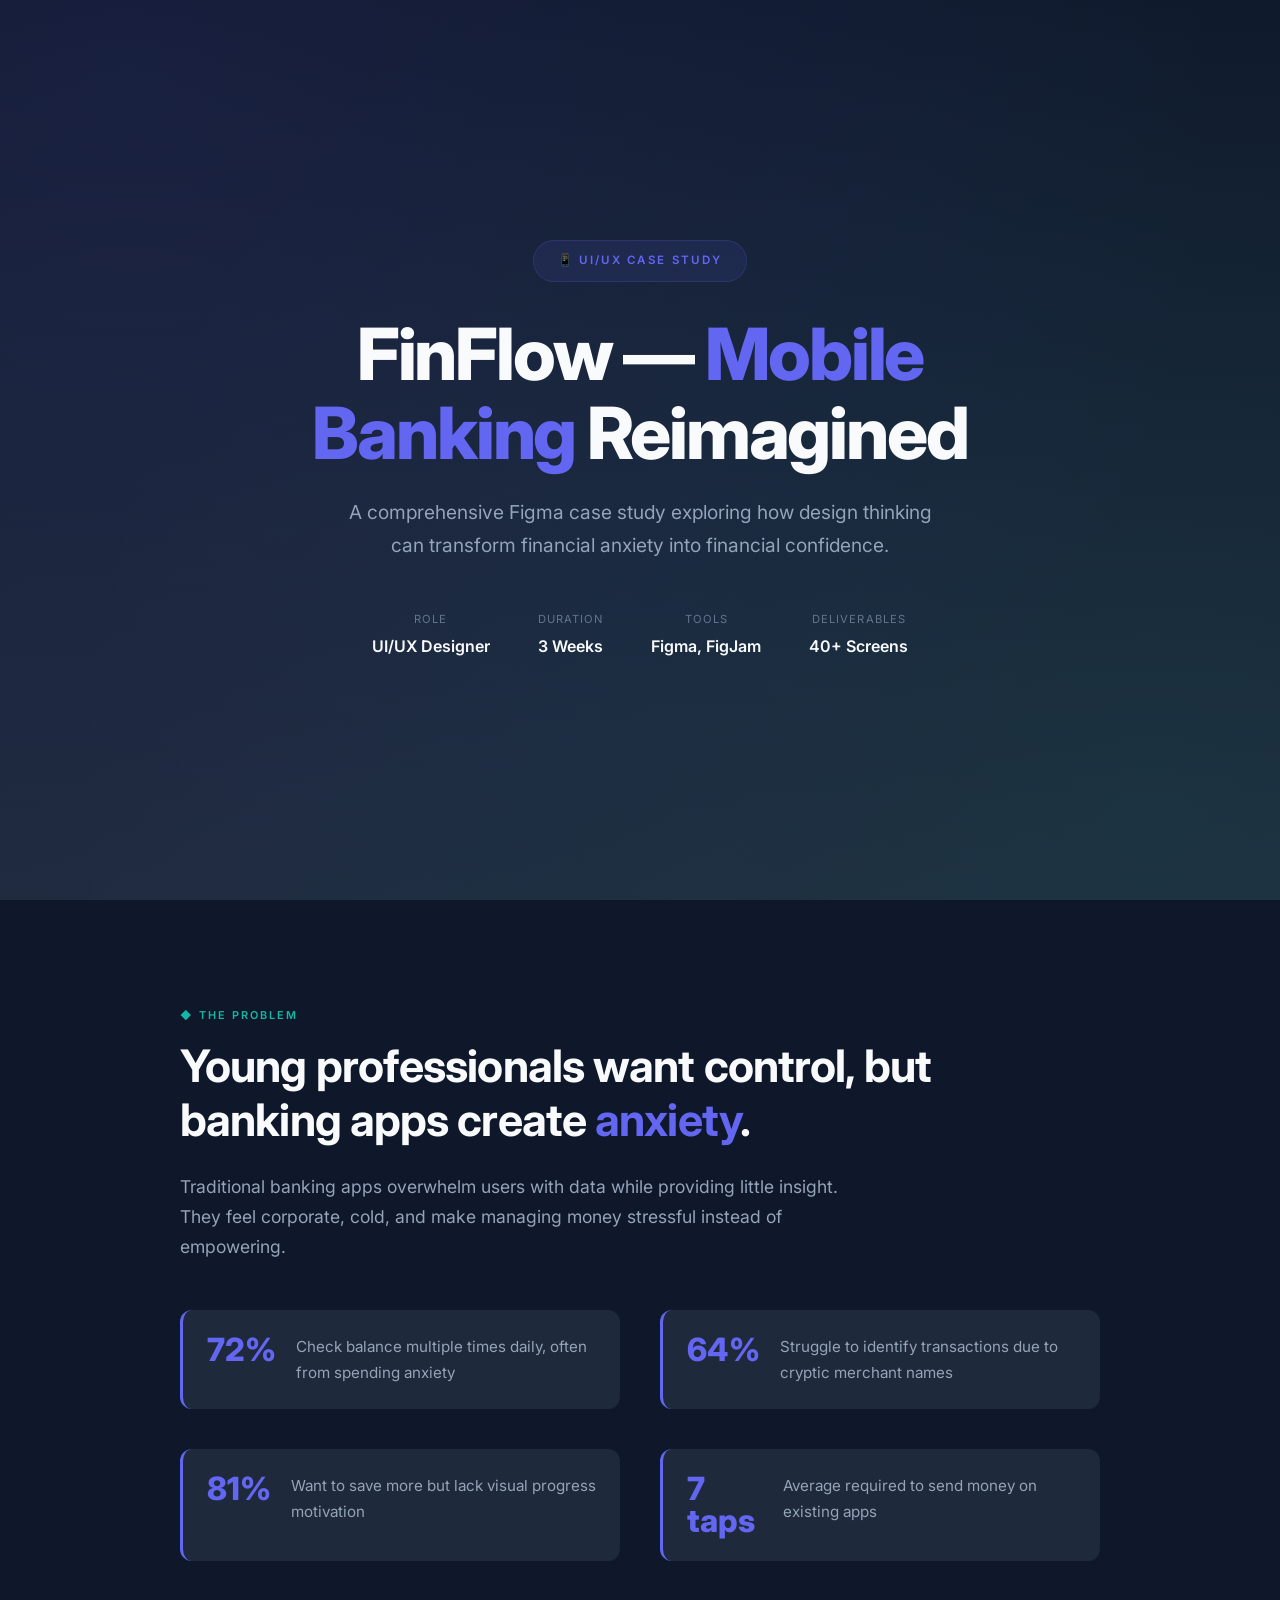
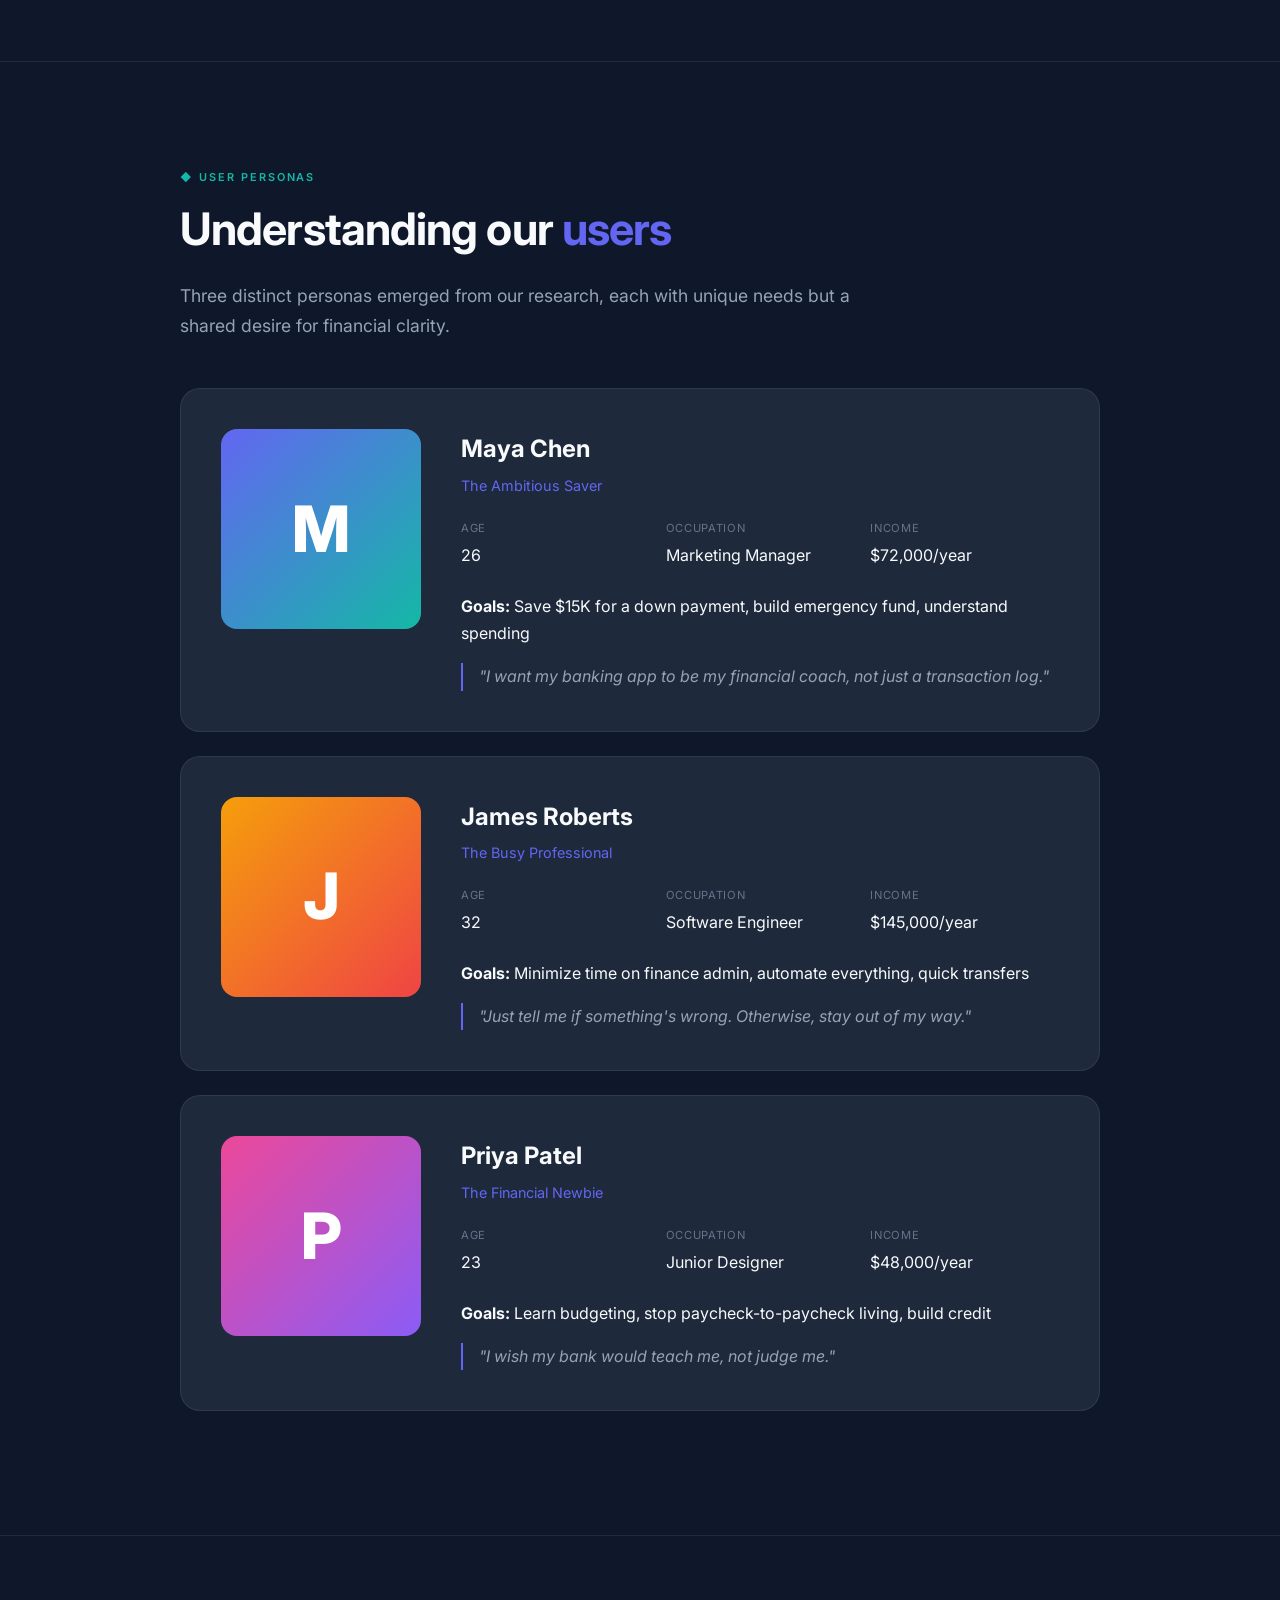
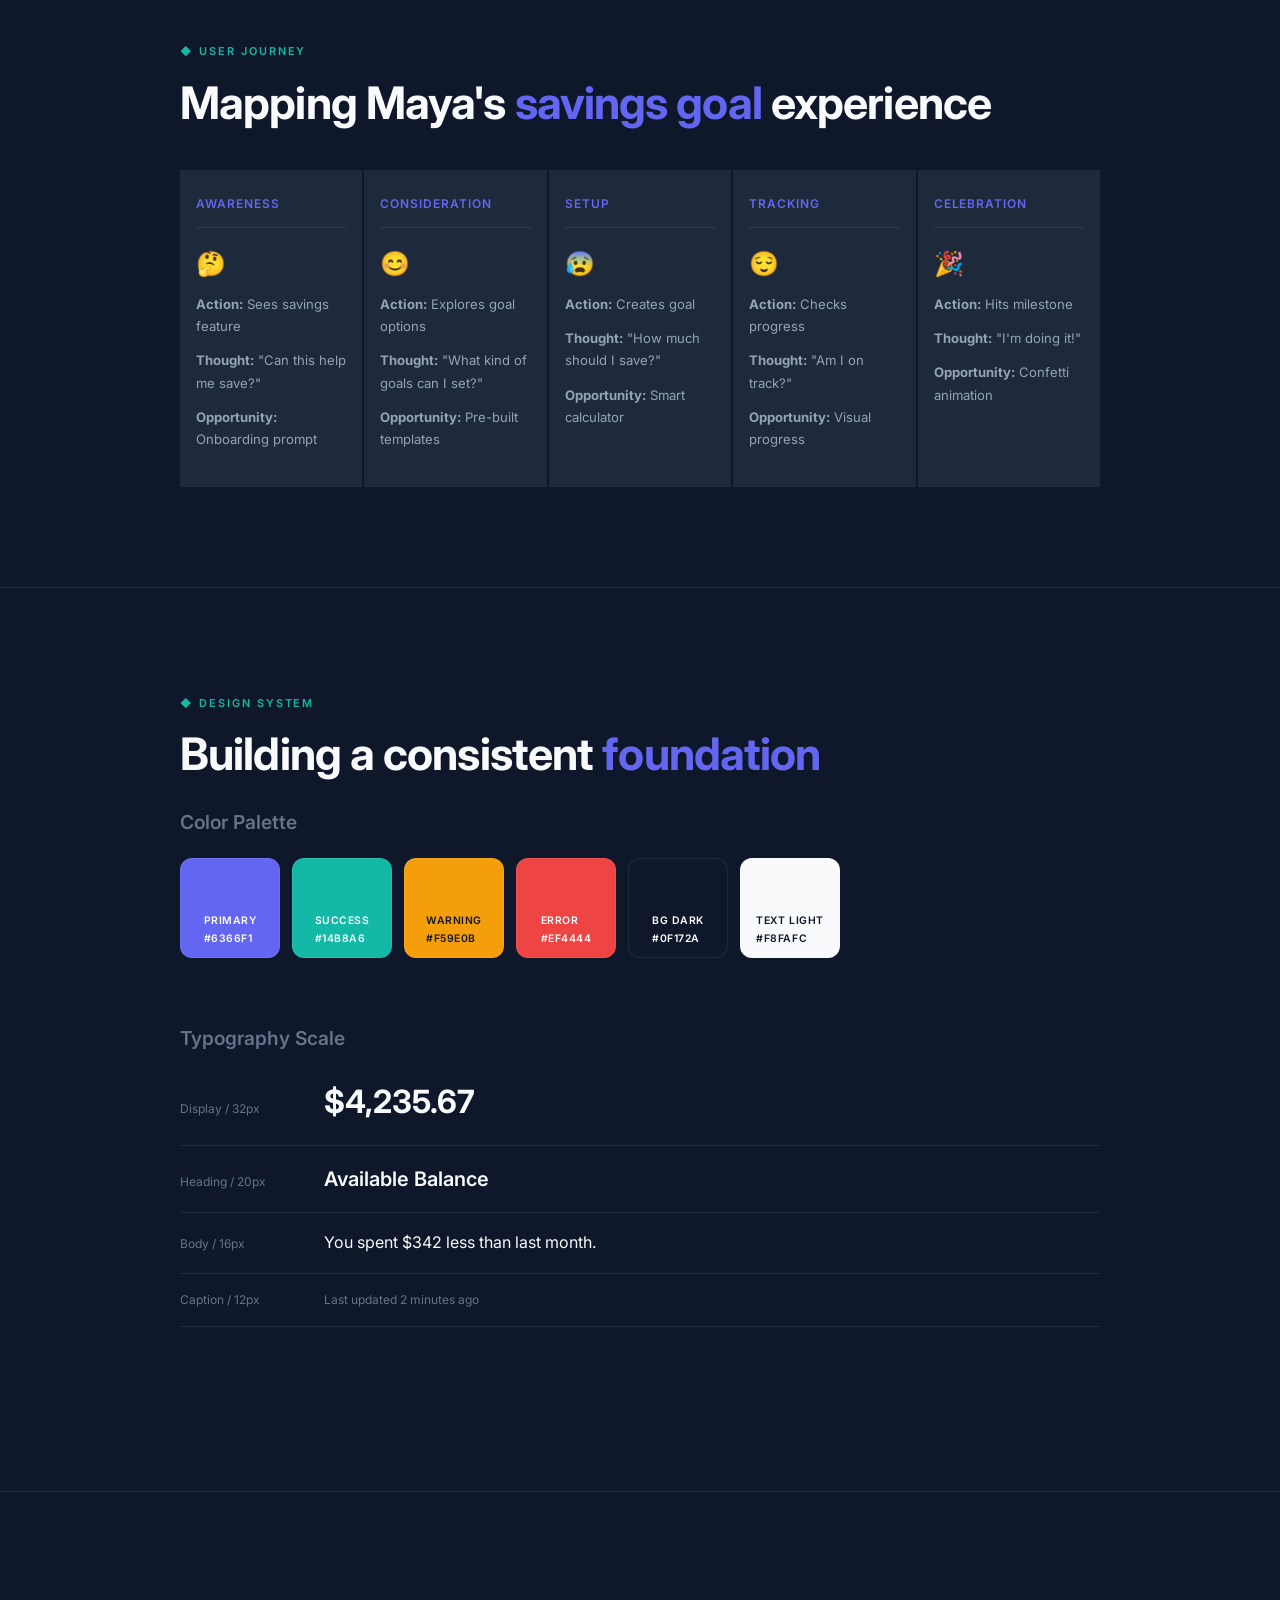
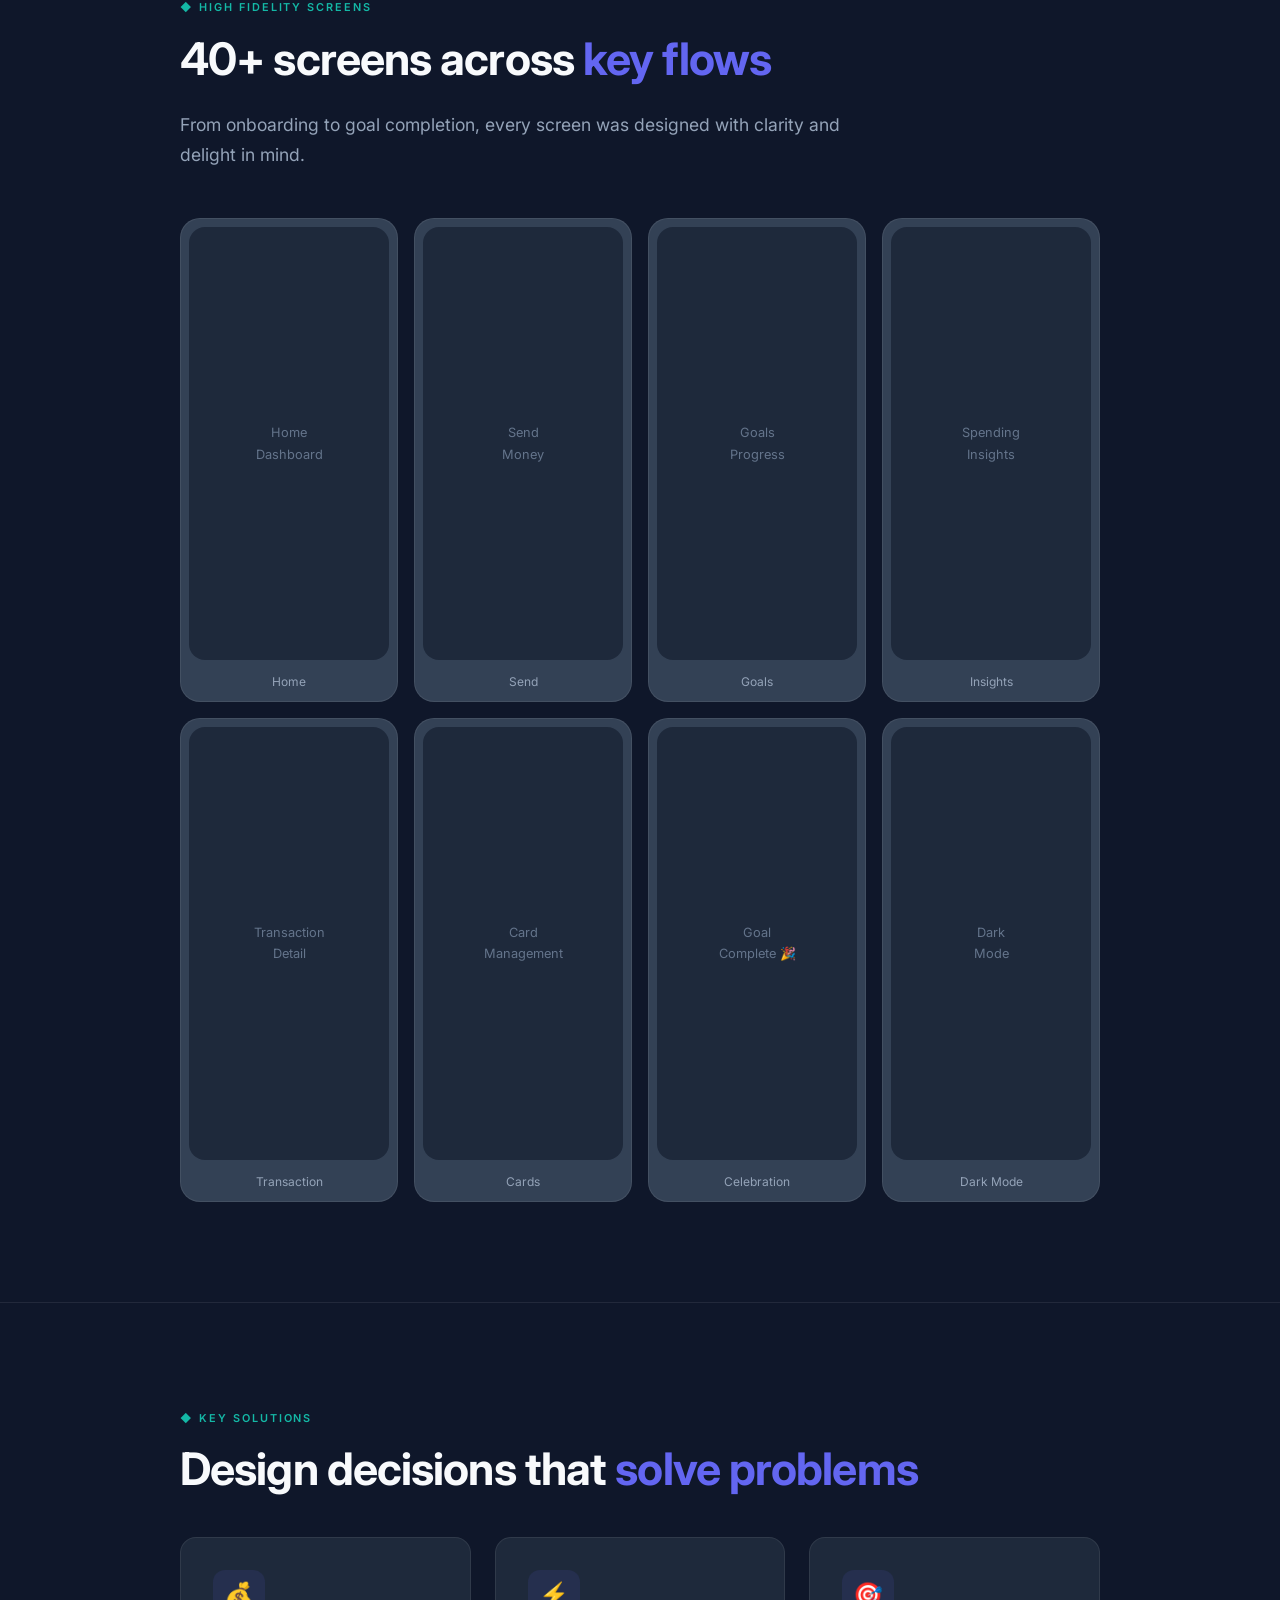
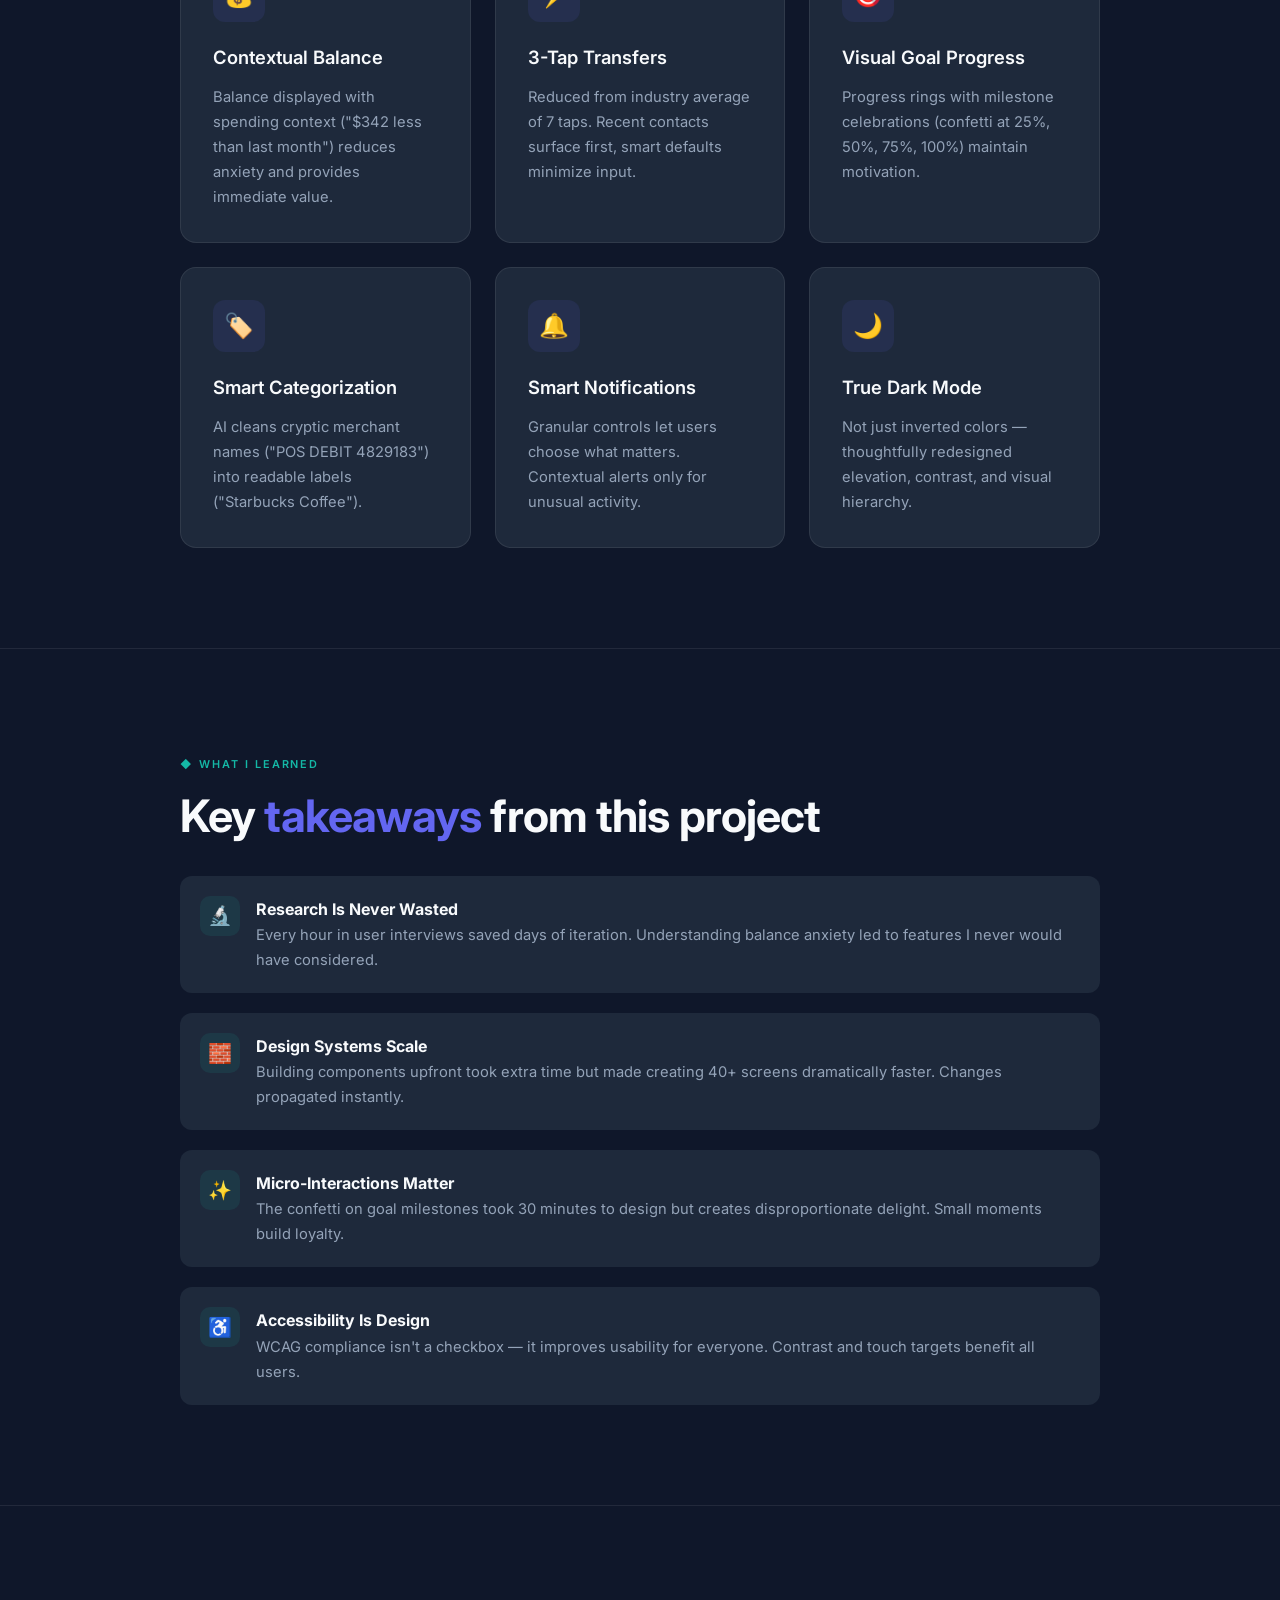
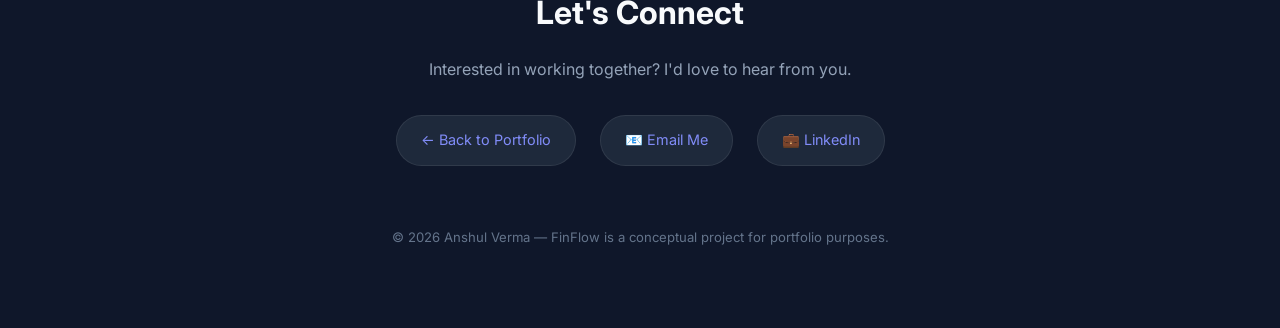
<file: projects/FinFlow Figma Case Study/case-study.html>
<!DOCTYPE html>
<html lang="en">
<head>
  <meta charset="UTF-8">
  <meta name="viewport" content="width=device-width, initial-scale=1.0">
  <title>FinFlow — Mobile Banking Case Study | Anshul Verma</title>
  <link rel="preconnect" href="https://fonts.googleapis.com">
  <link rel="preconnect" href="https://fonts.gstatic.com" crossorigin>
  <link href="https://fonts.googleapis.com/css2?family=Inter:wght@300;400;500;600;700;800&display=swap" rel="stylesheet">
  <style>
    *, *::before, *::after { margin: 0; padding: 0; box-sizing: border-box; }

    :root {
      --bg: #0F172A;
      --surface: #1E293B;
      --surface-2: #334155;
      --border: rgba(255,255,255,0.08);
      --text: #F8FAFC;
      --text-sec: #94A3B8;
      --text-muted: #64748B;
      --primary: #6366F1;
      --primary-light: #818CF8;
      --secondary: #14B8A6;
      --accent: #F472B6;
      --warning: #F59E0B;
      --font: 'Inter', -apple-system, sans-serif;
    }

    html { scroll-behavior: smooth; }

    body {
      font-family: var(--font);
      background: var(--bg);
      color: var(--text);
      line-height: 1.7;
      -webkit-font-smoothing: antialiased;
    }

    /* Print styles for PDF export */
    @media print {
      body { background: white; color: #0F172A; }
      .section { page-break-inside: avoid; }
      .no-print { display: none; }
    }

    a { color: var(--primary-light); text-decoration: none; }
    a:hover { text-decoration: underline; }

    .container { max-width: 1000px; margin: 0 auto; padding: 0 40px; }

    /* Hero */
    .hero {
      min-height: 100vh;
      display: flex;
      align-items: center;
      justify-content: center;
      text-align: center;
      padding: 80px 40px;
      background: linear-gradient(180deg, var(--bg) 0%, var(--surface) 100%);
      position: relative;
      overflow: hidden;
    }

    .hero::before {
      content: '';
      position: absolute;
      top: -50%;
      left: -50%;
      width: 200%;
      height: 200%;
      background: radial-gradient(circle at 30% 30%, rgba(99, 102, 241, 0.1) 0%, transparent 50%),
                  radial-gradient(circle at 70% 70%, rgba(20, 184, 166, 0.08) 0%, transparent 50%);
      animation: heroGlow 15s ease-in-out infinite;
    }

    @keyframes heroGlow {
      0%, 100% { transform: translate(0, 0); }
      50% { transform: translate(-5%, -5%); }
    }

    .hero-content { position: relative; z-index: 1; max-width: 800px; }

    .hero-tag {
      display: inline-flex;
      align-items: center;
      gap: 8px;
      font-size: 0.72rem;
      font-weight: 600;
      color: var(--primary);
      letter-spacing: 0.2em;
      text-transform: uppercase;
      padding: 10px 24px;
      background: rgba(99, 102, 241, 0.1);
      border: 1px solid rgba(99, 102, 241, 0.2);
      border-radius: 100px;
      margin-bottom: 32px;
    }

    .hero-title {
      font-size: clamp(2.5rem, 6vw, 4.5rem);
      font-weight: 800;
      line-height: 1.1;
      letter-spacing: -0.03em;
      margin-bottom: 24px;
    }

    .hero-title span { color: var(--primary); }

    .hero-subtitle {
      font-size: 1.2rem;
      color: var(--text-sec);
      max-width: 600px;
      margin: 0 auto 48px;
    }

    .hero-meta {
      display: flex;
      justify-content: center;
      gap: 48px;
      flex-wrap: wrap;
    }

    .meta-item { text-align: center; }
    .meta-label { font-size: 0.7rem; color: var(--text-muted); text-transform: uppercase; letter-spacing: 0.1em; margin-bottom: 4px; }
    .meta-value { font-size: 1rem; font-weight: 600; }

    /* Sections */
    .section {
      padding: 100px 0;
      border-bottom: 1px solid var(--border);
    }

    .section-tag {
      display: inline-flex;
      align-items: center;
      gap: 8px;
      font-size: 0.68rem;
      font-weight: 600;
      color: var(--secondary);
      letter-spacing: 0.18em;
      text-transform: uppercase;
      margin-bottom: 16px;
    }

    .section-title {
      font-size: clamp(1.8rem, 4vw, 2.8rem);
      font-weight: 700;
      line-height: 1.2;
      margin-bottom: 24px;
      letter-spacing: -0.02em;
    }

    .section-title em { color: var(--primary); font-style: normal; }

    .section-lead {
      font-size: 1.1rem;
      color: var(--text-sec);
      max-width: 700px;
      margin-bottom: 48px;
    }

    /* Cards Grid */
    .cards-grid {
      display: grid;
      grid-template-columns: repeat(auto-fit, minmax(280px, 1fr));
      gap: 24px;
      margin-top: 40px;
    }

    .card {
      background: var(--surface);
      border: 1px solid var(--border);
      border-radius: 16px;
      padding: 32px;
      transition: all 0.3s ease;
    }

    .card:hover {
      border-color: var(--primary);
      transform: translateY(-4px);
    }

    .card-icon {
      width: 52px;
      height: 52px;
      display: flex;
      align-items: center;
      justify-content: center;
      background: rgba(99, 102, 241, 0.1);
      border-radius: 12px;
      font-size: 1.5rem;
      margin-bottom: 20px;
    }

    .card-title {
      font-size: 1.15rem;
      font-weight: 600;
      margin-bottom: 12px;
    }

    .card-text {
      font-size: 0.92rem;
      color: var(--text-sec);
      line-height: 1.7;
    }

    /* Problem Section */
    .problem-grid {
      display: grid;
      grid-template-columns: 1fr 1fr;
      gap: 40px;
      margin-top: 40px;
    }

    .problem-stat {
      display: flex;
      align-items: flex-start;
      gap: 20px;
      padding: 24px;
      background: var(--surface);
      border-radius: 12px;
      border-left: 3px solid var(--primary);
    }

    .stat-number {
      font-size: 2rem;
      font-weight: 800;
      color: var(--primary);
      line-height: 1;
    }

    .stat-text {
      font-size: 0.95rem;
      color: var(--text-sec);
    }

    /* Personas */
    .persona-card {
      display: grid;
      grid-template-columns: 200px 1fr;
      gap: 40px;
      background: var(--surface);
      border: 1px solid var(--border);
      border-radius: 20px;
      padding: 40px;
      margin-bottom: 24px;
    }

    .persona-avatar {
      width: 100%;
      aspect-ratio: 1;
      background: linear-gradient(135deg, var(--primary), var(--secondary));
      border-radius: 16px;
      display: flex;
      align-items: center;
      justify-content: center;
      font-size: 4rem;
      font-weight: 800;
      color: white;
    }

    .persona-name {
      font-size: 1.5rem;
      font-weight: 700;
      margin-bottom: 4px;
    }

    .persona-role {
      font-size: 0.9rem;
      color: var(--primary);
      margin-bottom: 20px;
    }

    .persona-details {
      display: grid;
      grid-template-columns: repeat(3, 1fr);
      gap: 16px;
      margin-bottom: 24px;
    }

    .detail-item span:first-child {
      display: block;
      font-size: 0.7rem;
      color: var(--text-muted);
      text-transform: uppercase;
      letter-spacing: 0.06em;
      margin-bottom: 4px;
    }

    .persona-quote {
      font-style: italic;
      color: var(--text-sec);
      border-left: 2px solid var(--primary);
      padding-left: 16px;
      margin-top: 16px;
    }

    /* Design System */
    .ds-section { margin-bottom: 64px; }
    .ds-title { font-size: 1.2rem; font-weight: 600; margin-bottom: 20px; color: var(--text-muted); }

    .color-grid {
      display: flex;
      gap: 12px;
      flex-wrap: wrap;
    }

    .color-swatch {
      width: 100px;
      height: 100px;
      border-radius: 12px;
      display: flex;
      flex-direction: column;
      align-items: center;
      justify-content: flex-end;
      padding: 10px;
      font-size: 0.65rem;
      font-weight: 600;
      text-transform: uppercase;
      letter-spacing: 0.05em;
      border: 1px solid var(--border);
    }

    .type-scale {
      display: flex;
      flex-direction: column;
      gap: 16px;
    }

    .type-row {
      display: flex;
      align-items: baseline;
      gap: 24px;
      padding-bottom: 16px;
      border-bottom: 1px solid var(--border);
    }

    .type-meta {
      min-width: 120px;
      font-size: 0.75rem;
      color: var(--text-muted);
    }

    /* Screens */
    .screens-grid {
      display: grid;
      grid-template-columns: repeat(4, 1fr);
      gap: 16px;
      margin-top: 40px;
    }

    .screen-frame {
      background: var(--surface-2);
      border-radius: 20px;
      padding: 8px;
      border: 1px solid var(--border);
    }

    .screen-content {
      background: var(--surface);
      border-radius: 16px;
      aspect-ratio: 9/19.5;
      display: flex;
      align-items: center;
      justify-content: center;
      color: var(--text-muted);
      font-size: 0.8rem;
      text-align: center;
      padding: 16px;
    }

    .screen-label {
      text-align: center;
      font-size: 0.75rem;
      color: var(--text-sec);
      margin-top: 12px;
    }

    /* Journey Map */
    .journey-phases {
      display: grid;
      grid-template-columns: repeat(5, 1fr);
      gap: 2px;
      margin-top: 40px;
    }

    .journey-phase {
      background: var(--surface);
      padding: 24px 16px;
    }

    .phase-header {
      font-size: 0.75rem;
      font-weight: 600;
      color: var(--primary);
      text-transform: uppercase;
      letter-spacing: 0.08em;
      margin-bottom: 16px;
      padding-bottom: 12px;
      border-bottom: 1px solid var(--border);
    }

    .phase-content { font-size: 0.82rem; color: var(--text-sec); }
    .phase-content p { margin-bottom: 12px; }
    .phase-emoji { font-size: 1.5rem; margin-bottom: 8px; }

    /* Insights */
    .insight-row {
      display: flex;
      gap: 24px;
      padding: 32px 0;
      border-bottom: 1px solid var(--border);
    }

    .insight-number {
      font-size: 3rem;
      font-weight: 800;
      color: var(--primary);
      opacity: 0.3;
      min-width: 80px;
    }

    .insight-content h4 { font-size: 1.1rem; margin-bottom: 8px; }
    .insight-content p { color: var(--text-sec); }

    /* Learnings */
    .learnings-list {
      display: grid;
      gap: 20px;
      margin-top: 32px;
    }

    .learning-item {
      display: flex;
      align-items: flex-start;
      gap: 16px;
      padding: 20px;
      background: var(--surface);
      border-radius: 12px;
    }

    .learning-icon {
      width: 40px;
      height: 40px;
      display: flex;
      align-items: center;
      justify-content: center;
      background: rgba(20, 184, 166, 0.1);
      border-radius: 10px;
      font-size: 1.2rem;
      flex-shrink: 0;
    }

    /* Footer */
    .footer {
      text-align: center;
      padding: 80px 40px;
    }

    .footer-title {
      font-size: 2rem;
      font-weight: 700;
      margin-bottom: 16px;
    }

    .footer-text {
      color: var(--text-sec);
      margin-bottom: 32px;
    }

    .footer-links {
      display: flex;
      justify-content: center;
      gap: 24px;
    }

    .footer-link {
      display: inline-flex;
      align-items: center;
      gap: 8px;
      padding: 12px 24px;
      background: var(--surface);
      border: 1px solid var(--border);
      border-radius: 100px;
      font-size: 0.9rem;
      transition: all 0.3s;
    }

    .footer-link:hover {
      border-color: var(--primary);
      text-decoration: none;
    }

    /* Responsive */
    @media (max-width: 900px) {
      .container { padding: 0 24px; }
      .persona-card { grid-template-columns: 1fr; }
      .persona-avatar { width: 120px; height: 120px; font-size: 3rem; }
      .persona-details { grid-template-columns: repeat(2, 1fr); }
      .problem-grid { grid-template-columns: 1fr; }
      .screens-grid { grid-template-columns: repeat(2, 1fr); }
      .journey-phases { grid-template-columns: 1fr; }
    }

    @media (max-width: 600px) {
      .section { padding: 60px 0; }
      .hero { padding: 60px 24px; }
      .hero-meta { gap: 24px; }
      .screens-grid { grid-template-columns: 1fr 1fr; }
      .footer-links { flex-direction: column; align-items: center; }
    }
  </style>
</head>
<body>

  <!-- HERO -->
  <header class="hero">
    <div class="hero-content">
      <span class="hero-tag">📱 UI/UX Case Study</span>
      <h1 class="hero-title">FinFlow — <span>Mobile Banking</span> Reimagined</h1>
      <p class="hero-subtitle">A comprehensive Figma case study exploring how design thinking can transform financial anxiety into financial confidence.</p>
      <div class="hero-meta">
        <div class="meta-item">
          <div class="meta-label">Role</div>
          <div class="meta-value">UI/UX Designer</div>
        </div>
        <div class="meta-item">
          <div class="meta-label">Duration</div>
          <div class="meta-value">3 Weeks</div>
        </div>
        <div class="meta-item">
          <div class="meta-label">Tools</div>
          <div class="meta-value">Figma, FigJam</div>
        </div>
        <div class="meta-item">
          <div class="meta-label">Deliverables</div>
          <div class="meta-value">40+ Screens</div>
        </div>
      </div>
    </div>
  </header>

  <!-- PROBLEM -->
  <section class="section">
    <div class="container">
      <span class="section-tag">◆ The Problem</span>
      <h2 class="section-title">Young professionals want control, but banking apps create <em>anxiety</em>.</h2>
      <p class="section-lead">Traditional banking apps overwhelm users with data while providing little insight. They feel corporate, cold, and make managing money stressful instead of empowering.</p>
      
      <div class="problem-grid">
        <div class="problem-stat">
          <div class="stat-number">72%</div>
          <div class="stat-text">Check balance multiple times daily, often from spending anxiety</div>
        </div>
        <div class="problem-stat">
          <div class="stat-number">64%</div>
          <div class="stat-text">Struggle to identify transactions due to cryptic merchant names</div>
        </div>
        <div class="problem-stat">
          <div class="stat-number">81%</div>
          <div class="stat-text">Want to save more but lack visual progress motivation</div>
        </div>
        <div class="problem-stat">
          <div class="stat-number">7 taps</div>
          <div class="stat-text">Average required to send money on existing apps</div>
        </div>
      </div>
    </div>
  </section>

  <!-- PERSONAS -->
  <section class="section">
    <div class="container">
      <span class="section-tag">◆ User Personas</span>
      <h2 class="section-title">Understanding our <em>users</em></h2>
      <p class="section-lead">Three distinct personas emerged from our research, each with unique needs but a shared desire for financial clarity.</p>

      <div class="persona-card">
        <div class="persona-avatar">M</div>
        <div class="persona-info">
          <h3 class="persona-name">Maya Chen</h3>
          <p class="persona-role">The Ambitious Saver</p>
          <div class="persona-details">
            <div class="detail-item">
              <span>Age</span>
              <span>26</span>
            </div>
            <div class="detail-item">
              <span>Occupation</span>
              <span>Marketing Manager</span>
            </div>
            <div class="detail-item">
              <span>Income</span>
              <span>$72,000/year</span>
            </div>
          </div>
          <p><strong>Goals:</strong> Save $15K for a down payment, build emergency fund, understand spending</p>
          <p class="persona-quote">"I want my banking app to be my financial coach, not just a transaction log."</p>
        </div>
      </div>

      <div class="persona-card">
        <div class="persona-avatar" style="background: linear-gradient(135deg, #F59E0B, #EF4444);">J</div>
        <div class="persona-info">
          <h3 class="persona-name">James Roberts</h3>
          <p class="persona-role">The Busy Professional</p>
          <div class="persona-details">
            <div class="detail-item">
              <span>Age</span>
              <span>32</span>
            </div>
            <div class="detail-item">
              <span>Occupation</span>
              <span>Software Engineer</span>
            </div>
            <div class="detail-item">
              <span>Income</span>
              <span>$145,000/year</span>
            </div>
          </div>
          <p><strong>Goals:</strong> Minimize time on finance admin, automate everything, quick transfers</p>
          <p class="persona-quote">"Just tell me if something's wrong. Otherwise, stay out of my way."</p>
        </div>
      </div>

      <div class="persona-card">
        <div class="persona-avatar" style="background: linear-gradient(135deg, #EC4899, #8B5CF6);">P</div>
        <div class="persona-info">
          <h3 class="persona-name">Priya Patel</h3>
          <p class="persona-role">The Financial Newbie</p>
          <div class="persona-details">
            <div class="detail-item">
              <span>Age</span>
              <span>23</span>
            </div>
            <div class="detail-item">
              <span>Occupation</span>
              <span>Junior Designer</span>
            </div>
            <div class="detail-item">
              <span>Income</span>
              <span>$48,000/year</span>
            </div>
          </div>
          <p><strong>Goals:</strong> Learn budgeting, stop paycheck-to-paycheck living, build credit</p>
          <p class="persona-quote">"I wish my bank would teach me, not judge me."</p>
        </div>
      </div>
    </div>
  </section>

  <!-- JOURNEY MAP -->
  <section class="section">
    <div class="container">
      <span class="section-tag">◆ User Journey</span>
      <h2 class="section-title">Mapping Maya's <em>savings goal</em> experience</h2>
      
      <div class="journey-phases">
        <div class="journey-phase">
          <div class="phase-header">Awareness</div>
          <div class="phase-content">
            <div class="phase-emoji">🤔</div>
            <p><strong>Action:</strong> Sees savings feature</p>
            <p><strong>Thought:</strong> "Can this help me save?"</p>
            <p><strong>Opportunity:</strong> Onboarding prompt</p>
          </div>
        </div>
        <div class="journey-phase">
          <div class="phase-header">Consideration</div>
          <div class="phase-content">
            <div class="phase-emoji">😊</div>
            <p><strong>Action:</strong> Explores goal options</p>
            <p><strong>Thought:</strong> "What kind of goals can I set?"</p>
            <p><strong>Opportunity:</strong> Pre-built templates</p>
          </div>
        </div>
        <div class="journey-phase">
          <div class="phase-header">Setup</div>
          <div class="phase-content">
            <div class="phase-emoji">😰</div>
            <p><strong>Action:</strong> Creates goal</p>
            <p><strong>Thought:</strong> "How much should I save?"</p>
            <p><strong>Opportunity:</strong> Smart calculator</p>
          </div>
        </div>
        <div class="journey-phase">
          <div class="phase-header">Tracking</div>
          <div class="phase-content">
            <div class="phase-emoji">😌</div>
            <p><strong>Action:</strong> Checks progress</p>
            <p><strong>Thought:</strong> "Am I on track?"</p>
            <p><strong>Opportunity:</strong> Visual progress</p>
          </div>
        </div>
        <div class="journey-phase">
          <div class="phase-header">Celebration</div>
          <div class="phase-content">
            <div class="phase-emoji">🎉</div>
            <p><strong>Action:</strong> Hits milestone</p>
            <p><strong>Thought:</strong> "I'm doing it!"</p>
            <p><strong>Opportunity:</strong> Confetti animation</p>
          </div>
        </div>
      </div>
    </div>
  </section>

  <!-- DESIGN SYSTEM -->
  <section class="section">
    <div class="container">
      <span class="section-tag">◆ Design System</span>
      <h2 class="section-title">Building a consistent <em>foundation</em></h2>
      
      <div class="ds-section">
        <h3 class="ds-title">Color Palette</h3>
        <div class="color-grid">
          <div class="color-swatch" style="background: #6366F1; color: white;">Primary<br>#6366F1</div>
          <div class="color-swatch" style="background: #14B8A6; color: white;">Success<br>#14B8A6</div>
          <div class="color-swatch" style="background: #F59E0B; color: #0F172A;">Warning<br>#F59E0B</div>
          <div class="color-swatch" style="background: #EF4444; color: white;">Error<br>#EF4444</div>
          <div class="color-swatch" style="background: #0F172A; color: white;">BG Dark<br>#0F172A</div>
          <div class="color-swatch" style="background: #F8FAFC; color: #0F172A;">Text Light<br>#F8FAFC</div>
        </div>
      </div>

      <div class="ds-section">
        <h3 class="ds-title">Typography Scale</h3>
        <div class="type-scale">
          <div class="type-row">
            <span class="type-meta">Display / 32px</span>
            <span style="font-size: 32px; font-weight: 700;">$4,235.67</span>
          </div>
          <div class="type-row">
            <span class="type-meta">Heading / 20px</span>
            <span style="font-size: 20px; font-weight: 600;">Available Balance</span>
          </div>
          <div class="type-row">
            <span class="type-meta">Body / 16px</span>
            <span style="font-size: 16px; font-weight: 400;">You spent $342 less than last month.</span>
          </div>
          <div class="type-row">
            <span class="type-meta">Caption / 12px</span>
            <span style="font-size: 12px; font-weight: 400; color: var(--text-muted);">Last updated 2 minutes ago</span>
          </div>
        </div>
      </div>
    </div>
  </section>

  <!-- SCREENS -->
  <section class="section">
    <div class="container">
      <span class="section-tag">◆ High Fidelity Screens</span>
      <h2 class="section-title">40+ screens across <em>key flows</em></h2>
      <p class="section-lead">From onboarding to goal completion, every screen was designed with clarity and delight in mind.</p>

      <div class="screens-grid">
        <div class="screen-frame">
          <div class="screen-content">Home<br>Dashboard</div>
          <div class="screen-label">Home</div>
        </div>
        <div class="screen-frame">
          <div class="screen-content">Send<br>Money</div>
          <div class="screen-label">Send</div>
        </div>
        <div class="screen-frame">
          <div class="screen-content">Goals<br>Progress</div>
          <div class="screen-label">Goals</div>
        </div>
        <div class="screen-frame">
          <div class="screen-content">Spending<br>Insights</div>
          <div class="screen-label">Insights</div>
        </div>
        <div class="screen-frame">
          <div class="screen-content">Transaction<br>Detail</div>
          <div class="screen-label">Transaction</div>
        </div>
        <div class="screen-frame">
          <div class="screen-content">Card<br>Management</div>
          <div class="screen-label">Cards</div>
        </div>
        <div class="screen-frame">
          <div class="screen-content">Goal<br>Complete 🎉</div>
          <div class="screen-label">Celebration</div>
        </div>
        <div class="screen-frame">
          <div class="screen-content">Dark<br>Mode</div>
          <div class="screen-label">Dark Mode</div>
        </div>
      </div>
    </div>
  </section>

  <!-- SOLUTIONS -->
  <section class="section">
    <div class="container">
      <span class="section-tag">◆ Key Solutions</span>
      <h2 class="section-title">Design decisions that <em>solve problems</em></h2>

      <div class="cards-grid">
        <div class="card">
          <div class="card-icon">💰</div>
          <h3 class="card-title">Contextual Balance</h3>
          <p class="card-text">Balance displayed with spending context ("$342 less than last month") reduces anxiety and provides immediate value.</p>
        </div>
        <div class="card">
          <div class="card-icon">⚡</div>
          <h3 class="card-title">3-Tap Transfers</h3>
          <p class="card-text">Reduced from industry average of 7 taps. Recent contacts surface first, smart defaults minimize input.</p>
        </div>
        <div class="card">
          <div class="card-icon">🎯</div>
          <h3 class="card-title">Visual Goal Progress</h3>
          <p class="card-text">Progress rings with milestone celebrations (confetti at 25%, 50%, 75%, 100%) maintain motivation.</p>
        </div>
        <div class="card">
          <div class="card-icon">🏷️</div>
          <h3 class="card-title">Smart Categorization</h3>
          <p class="card-text">AI cleans cryptic merchant names ("POS DEBIT 4829183") into readable labels ("Starbucks Coffee").</p>
        </div>
        <div class="card">
          <div class="card-icon">🔔</div>
          <h3 class="card-title">Smart Notifications</h3>
          <p class="card-text">Granular controls let users choose what matters. Contextual alerts only for unusual activity.</p>
        </div>
        <div class="card">
          <div class="card-icon">🌙</div>
          <h3 class="card-title">True Dark Mode</h3>
          <p class="card-text">Not just inverted colors — thoughtfully redesigned elevation, contrast, and visual hierarchy.</p>
        </div>
      </div>
    </div>
  </section>

  <!-- LEARNINGS -->
  <section class="section">
    <div class="container">
      <span class="section-tag">◆ What I Learned</span>
      <h2 class="section-title">Key <em>takeaways</em> from this project</h2>

      <div class="learnings-list">
        <div class="learning-item">
          <div class="learning-icon">🔬</div>
          <div>
            <h4>Research Is Never Wasted</h4>
            <p style="color: var(--text-sec); font-size: 0.92rem;">Every hour in user interviews saved days of iteration. Understanding balance anxiety led to features I never would have considered.</p>
          </div>
        </div>
        <div class="learning-item">
          <div class="learning-icon">🧱</div>
          <div>
            <h4>Design Systems Scale</h4>
            <p style="color: var(--text-sec); font-size: 0.92rem;">Building components upfront took extra time but made creating 40+ screens dramatically faster. Changes propagated instantly.</p>
          </div>
        </div>
        <div class="learning-item">
          <div class="learning-icon">✨</div>
          <div>
            <h4>Micro-Interactions Matter</h4>
            <p style="color: var(--text-sec); font-size: 0.92rem;">The confetti on goal milestones took 30 minutes to design but creates disproportionate delight. Small moments build loyalty.</p>
          </div>
        </div>
        <div class="learning-item">
          <div class="learning-icon">♿</div>
          <div>
            <h4>Accessibility Is Design</h4>
            <p style="color: var(--text-sec); font-size: 0.92rem;">WCAG compliance isn't a checkbox — it improves usability for everyone. Contrast and touch targets benefit all users.</p>
          </div>
        </div>
      </div>
    </div>
  </section>

  <!-- FOOTER -->
  <footer class="footer">
    <h2 class="footer-title">Let's Connect</h2>
    <p class="footer-text">Interested in working together? I'd love to hear from you.</p>
    <div class="footer-links">
      <a href="../../index.html" class="footer-link">← Back to Portfolio</a>
      <a href="mailto:vermaanshul0112@gmail.com" class="footer-link">📧 Email Me</a>
      <a href="https://linkedin.com/in/anshul-verma-analyst" class="footer-link">💼 LinkedIn</a>
    </div>
    <p style="margin-top: 60px; color: var(--text-muted); font-size: 0.82rem;">
      © 2026 Anshul Verma — FinFlow is a conceptual project for portfolio purposes.
    </p>
  </footer>

</body>
</html>
</file>
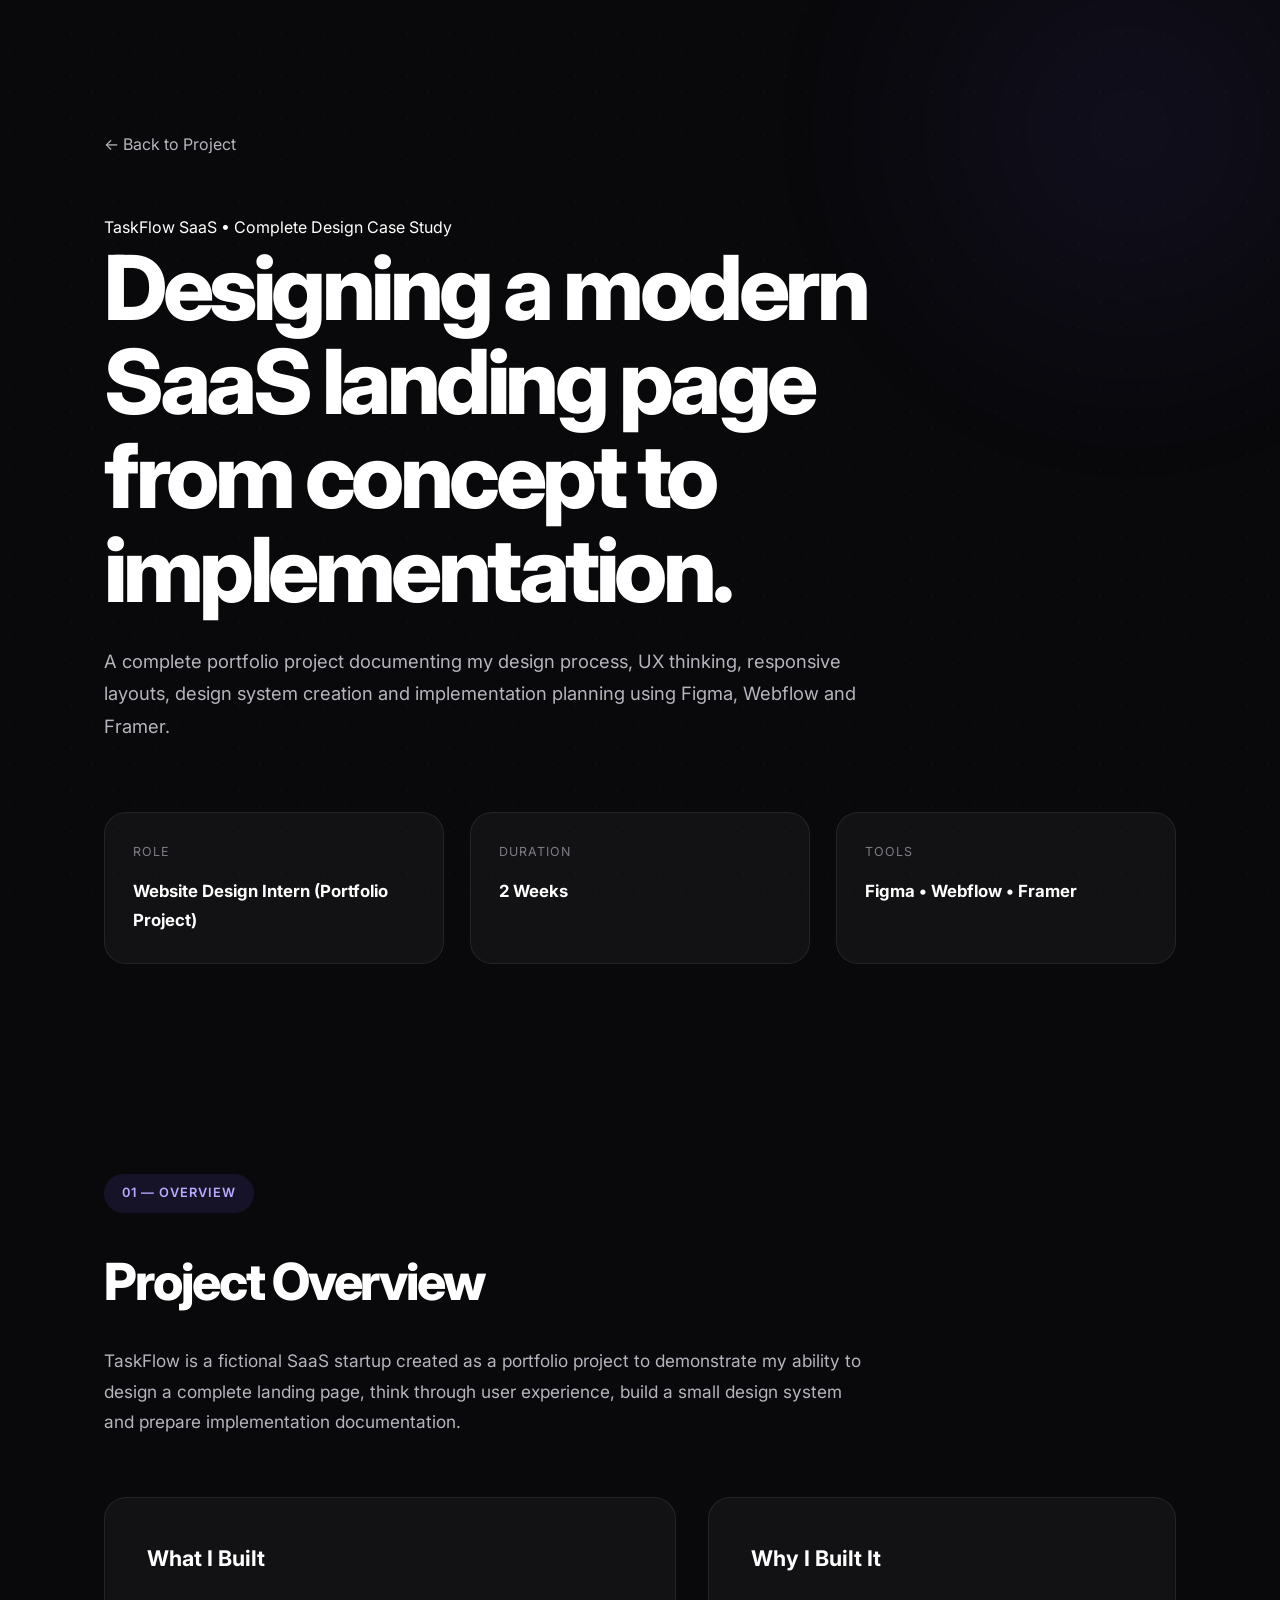
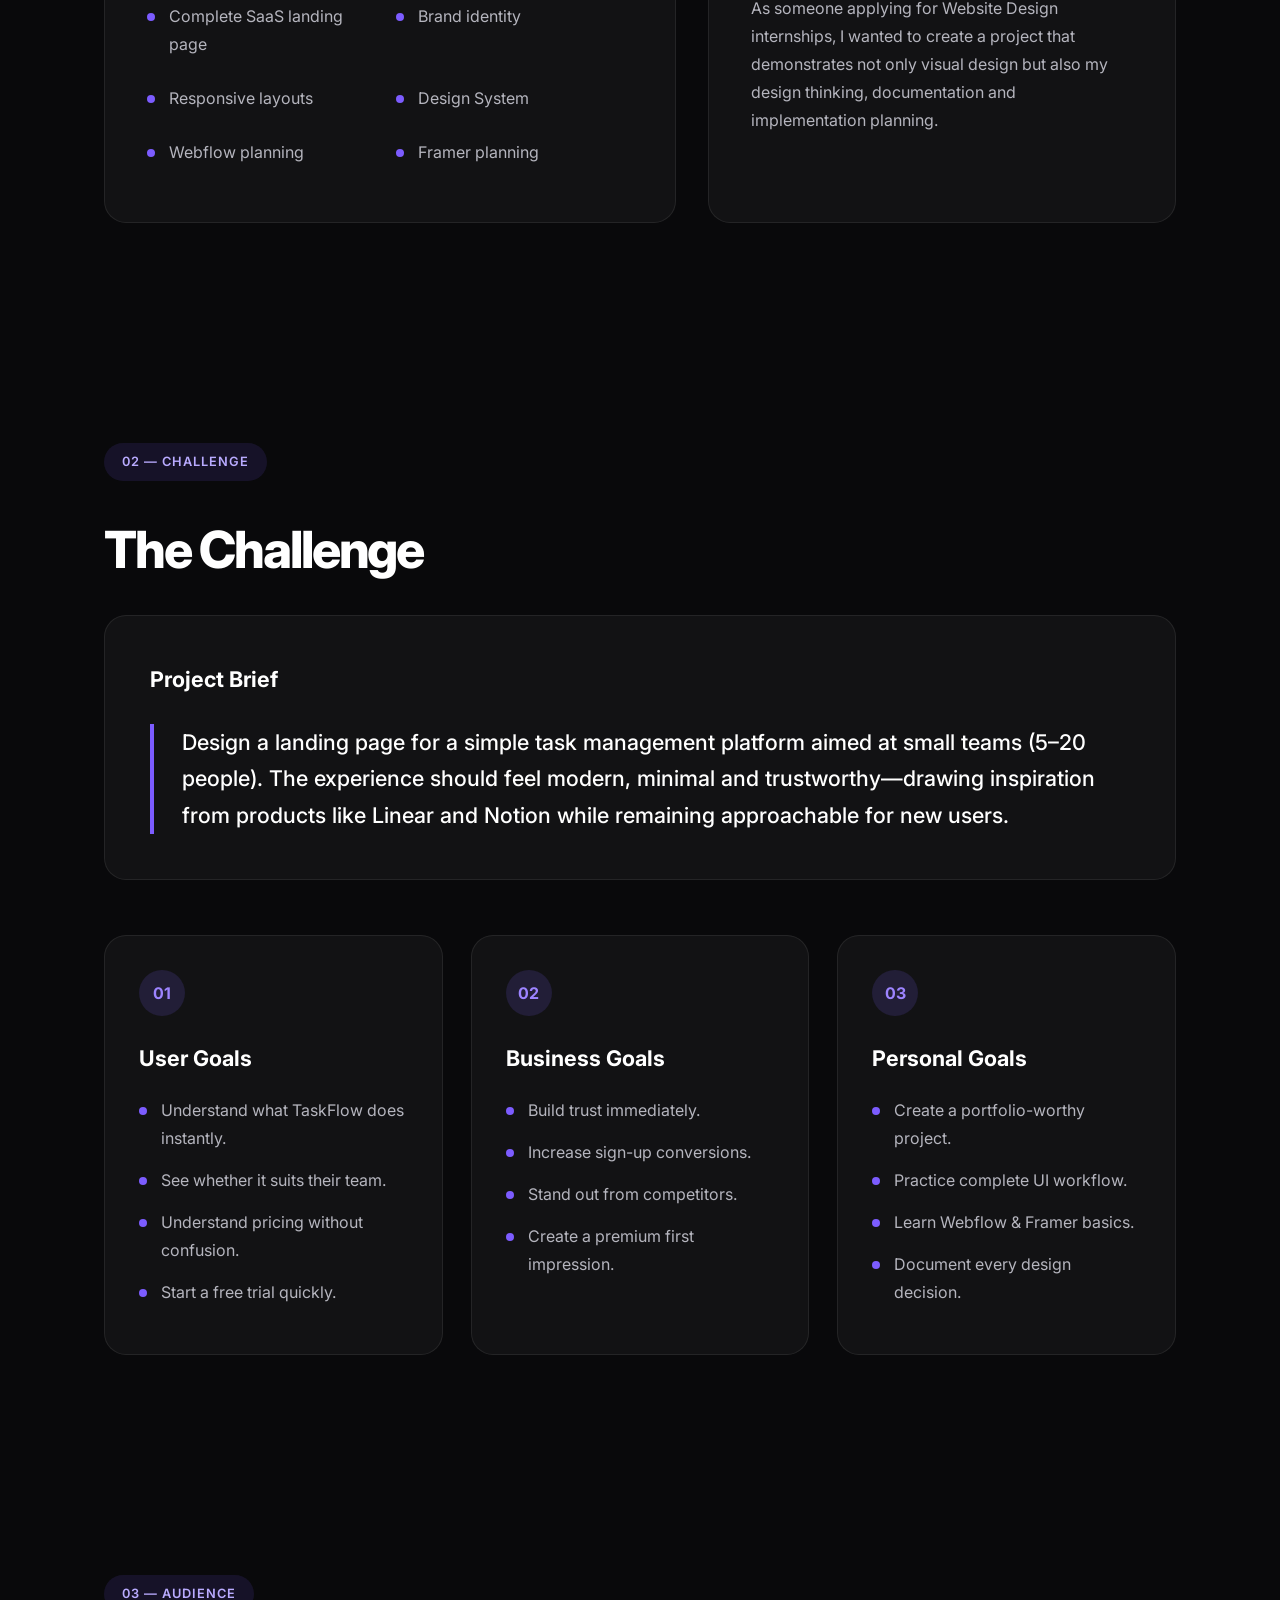
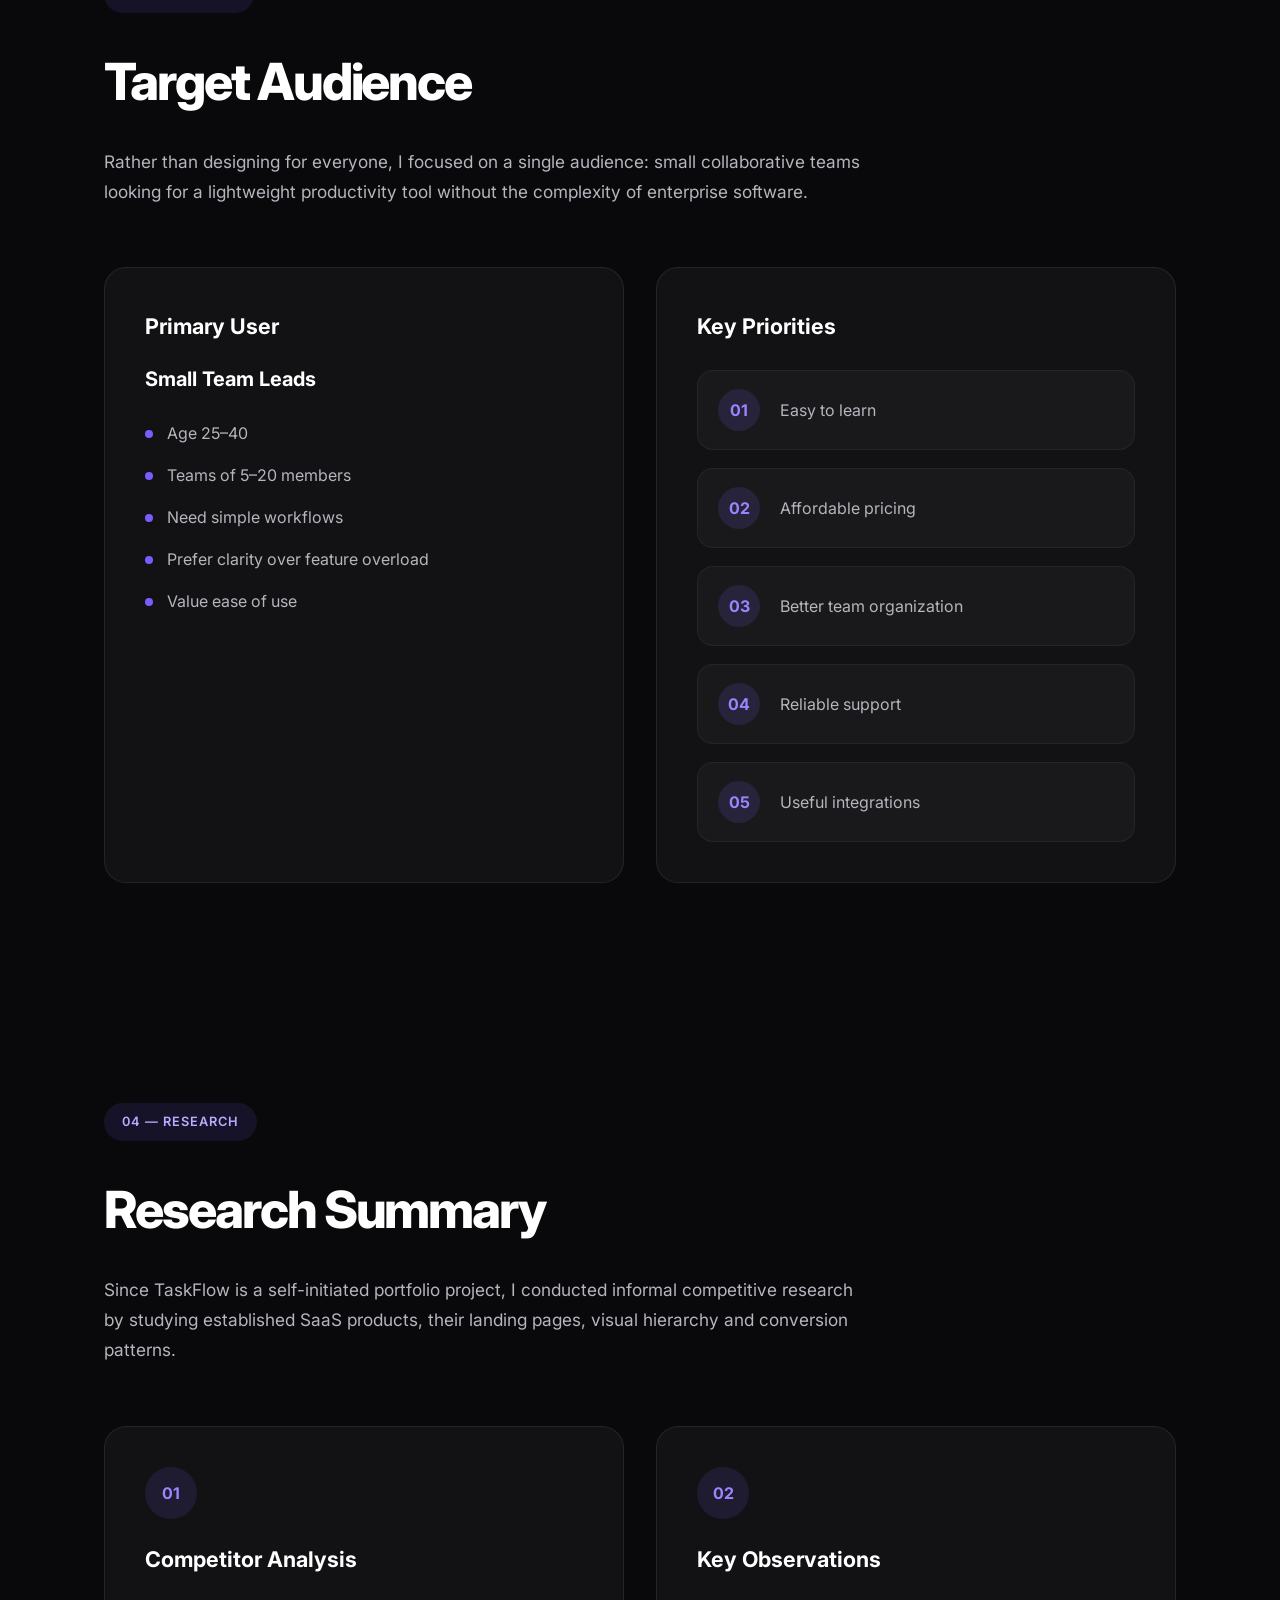
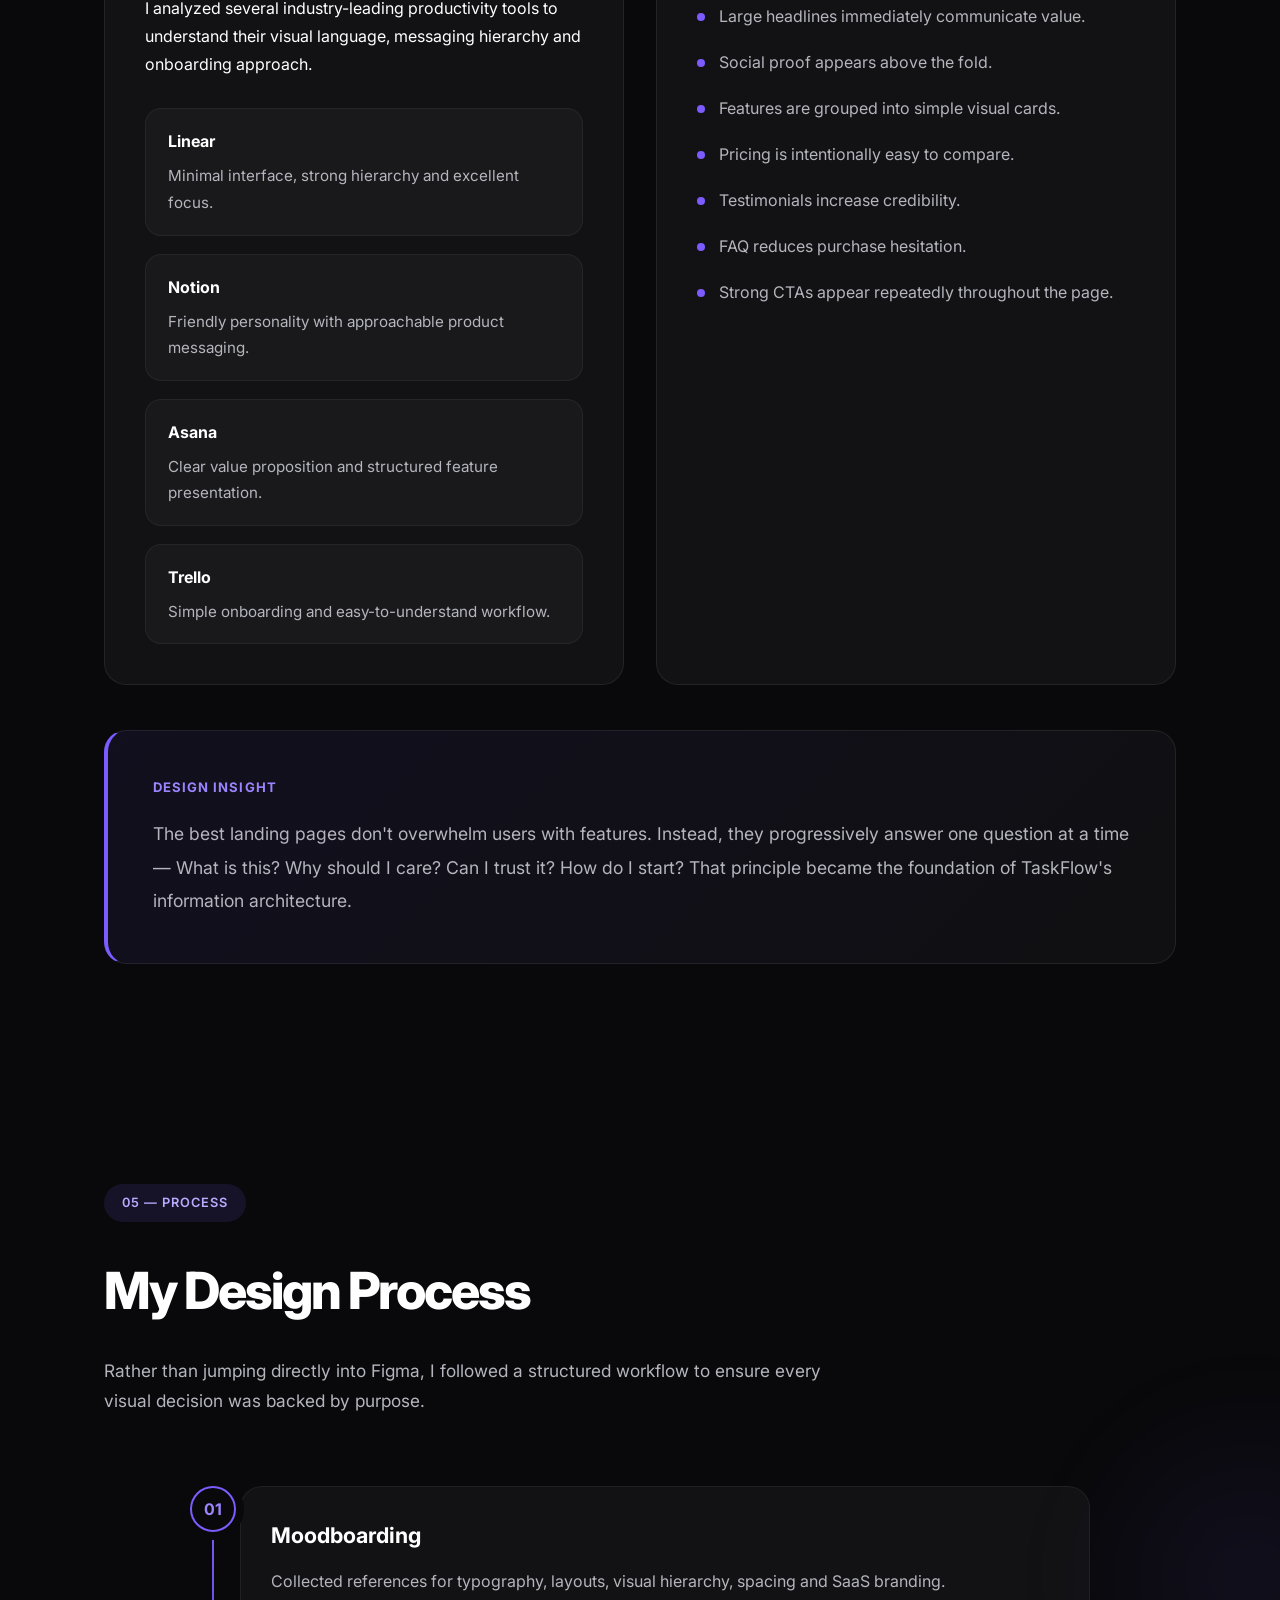
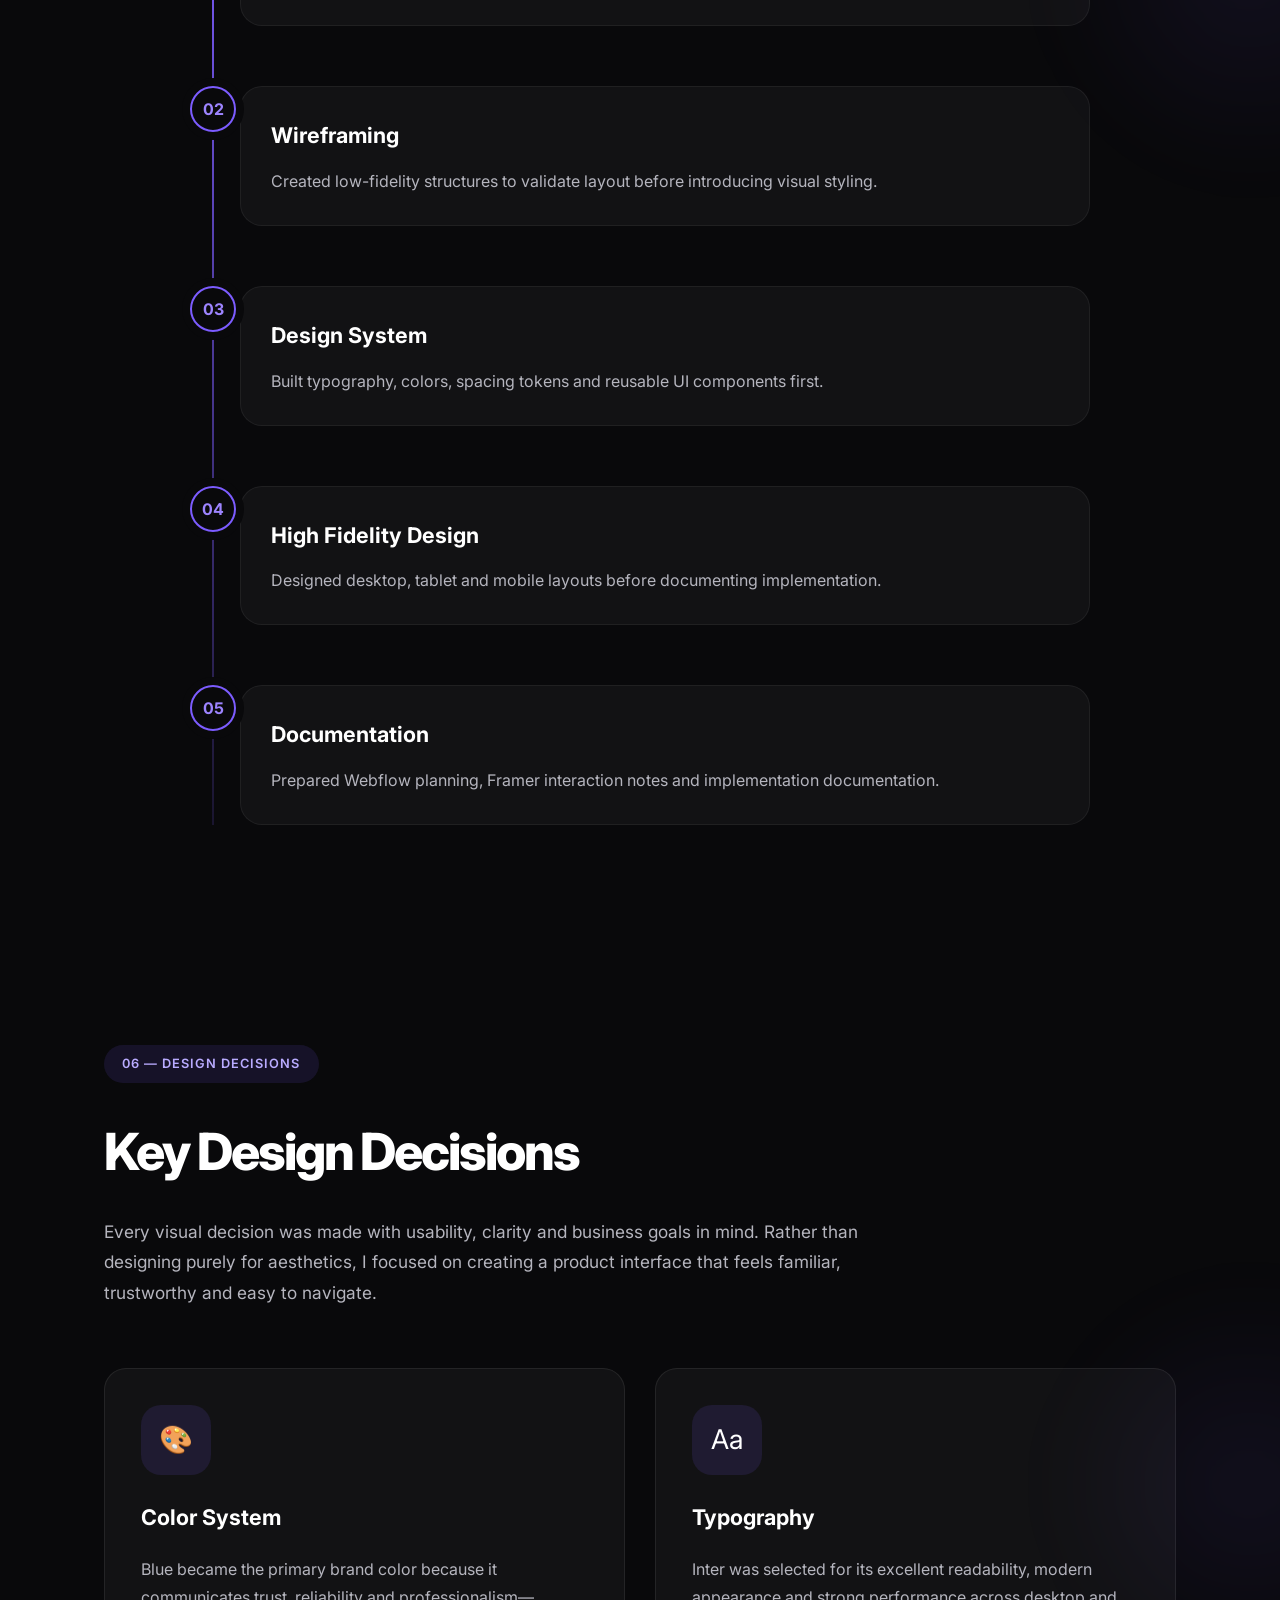
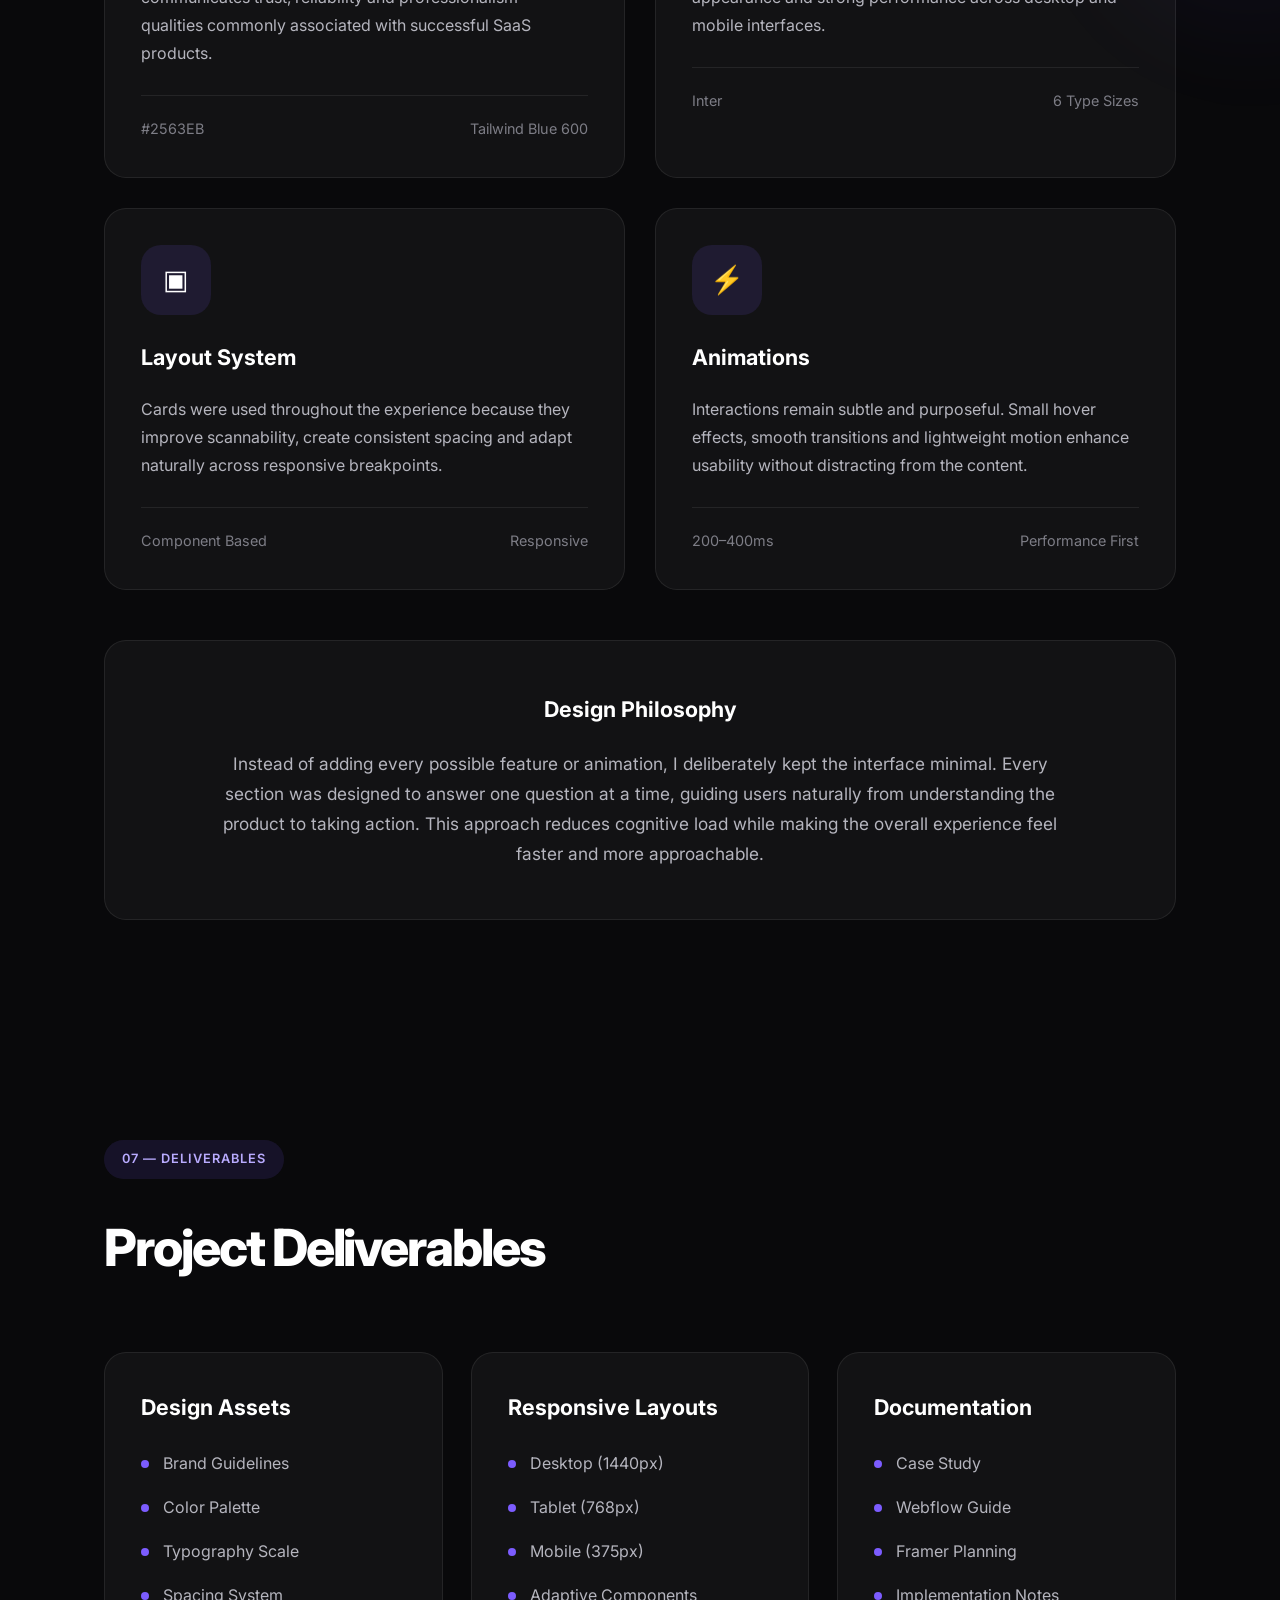
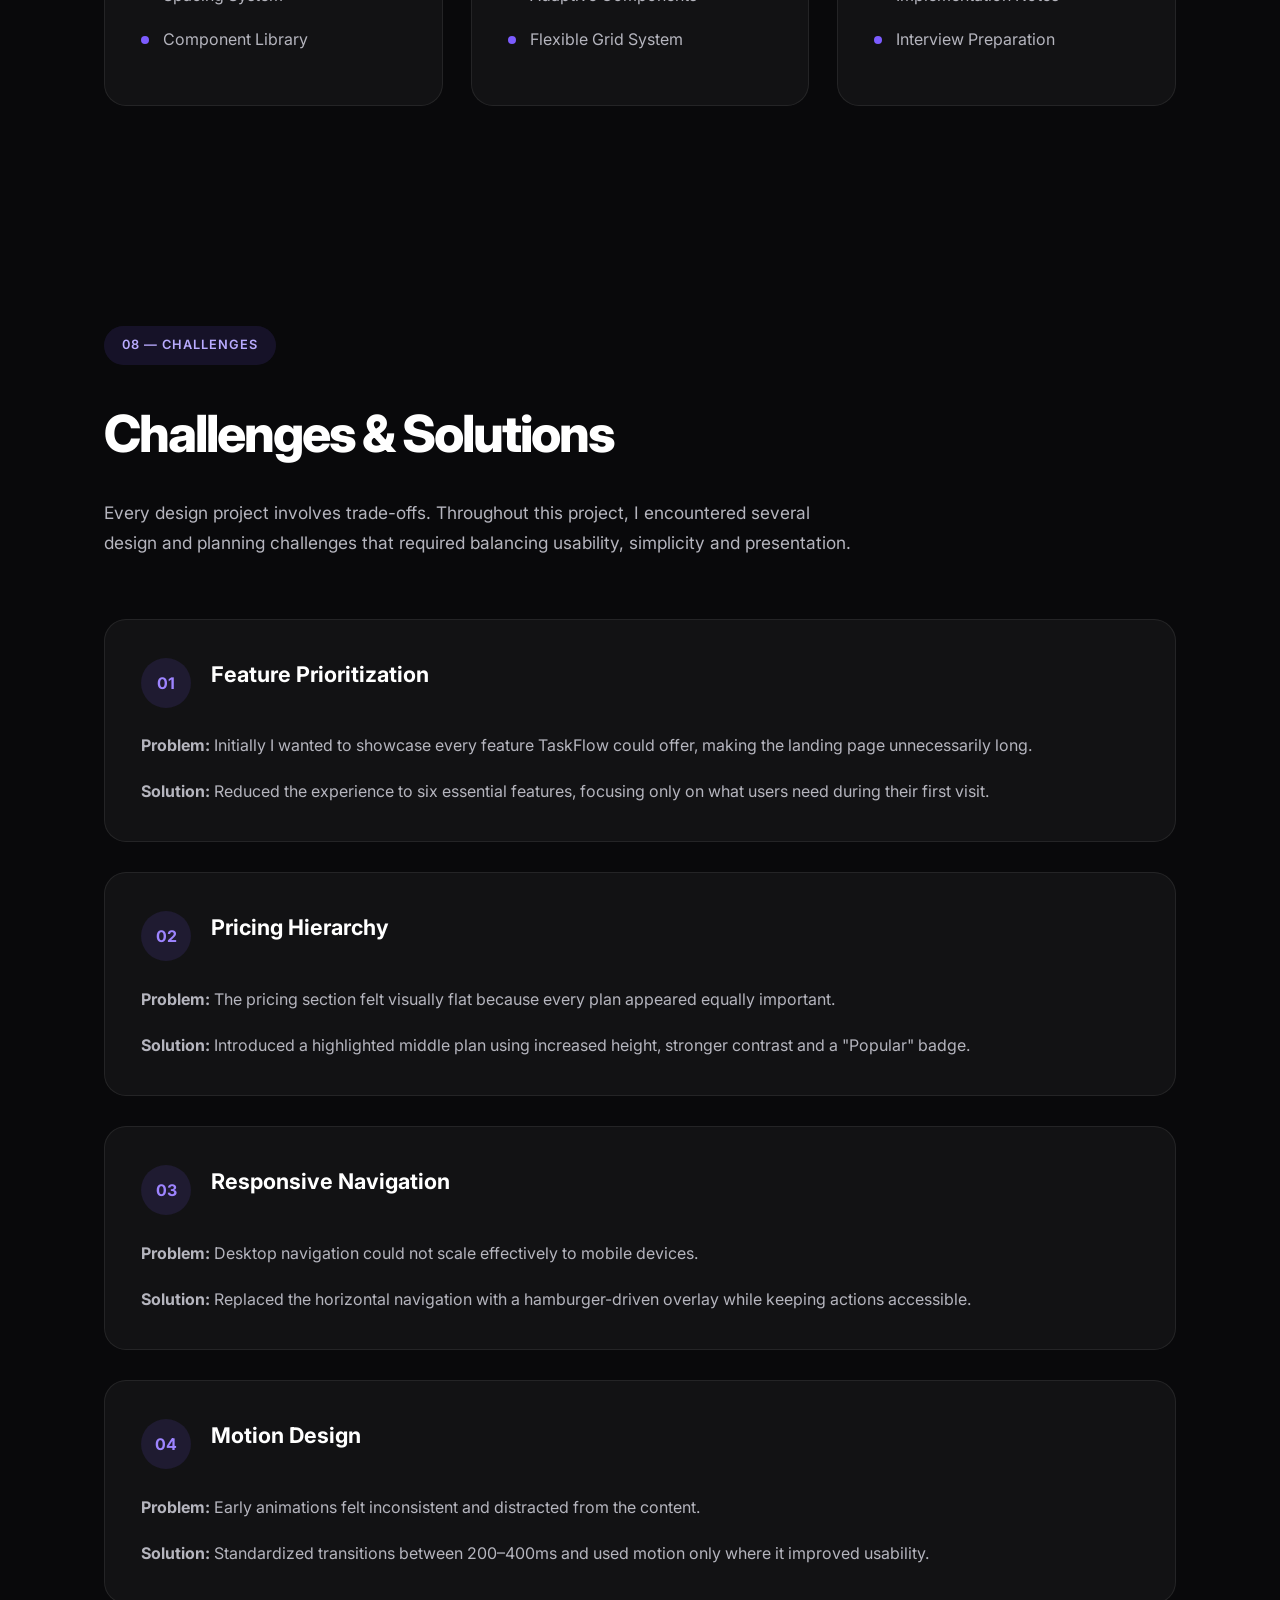
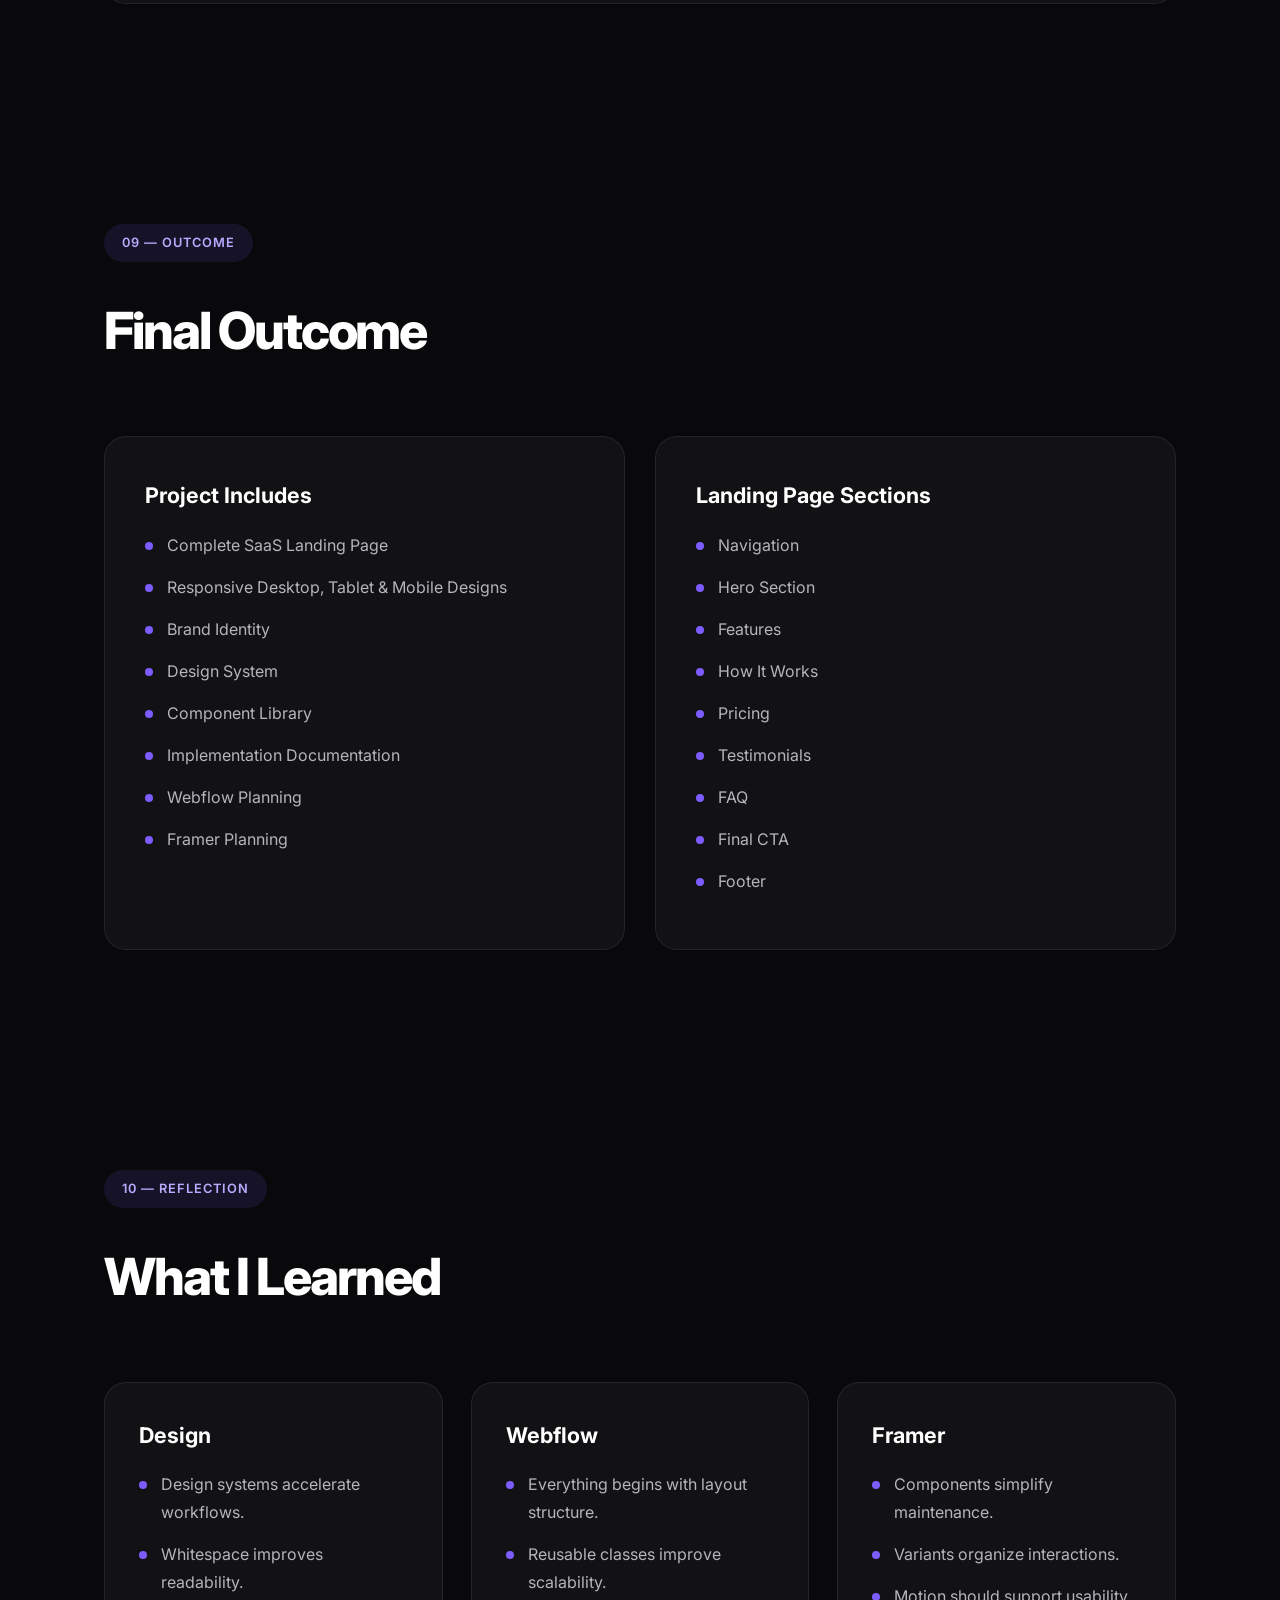
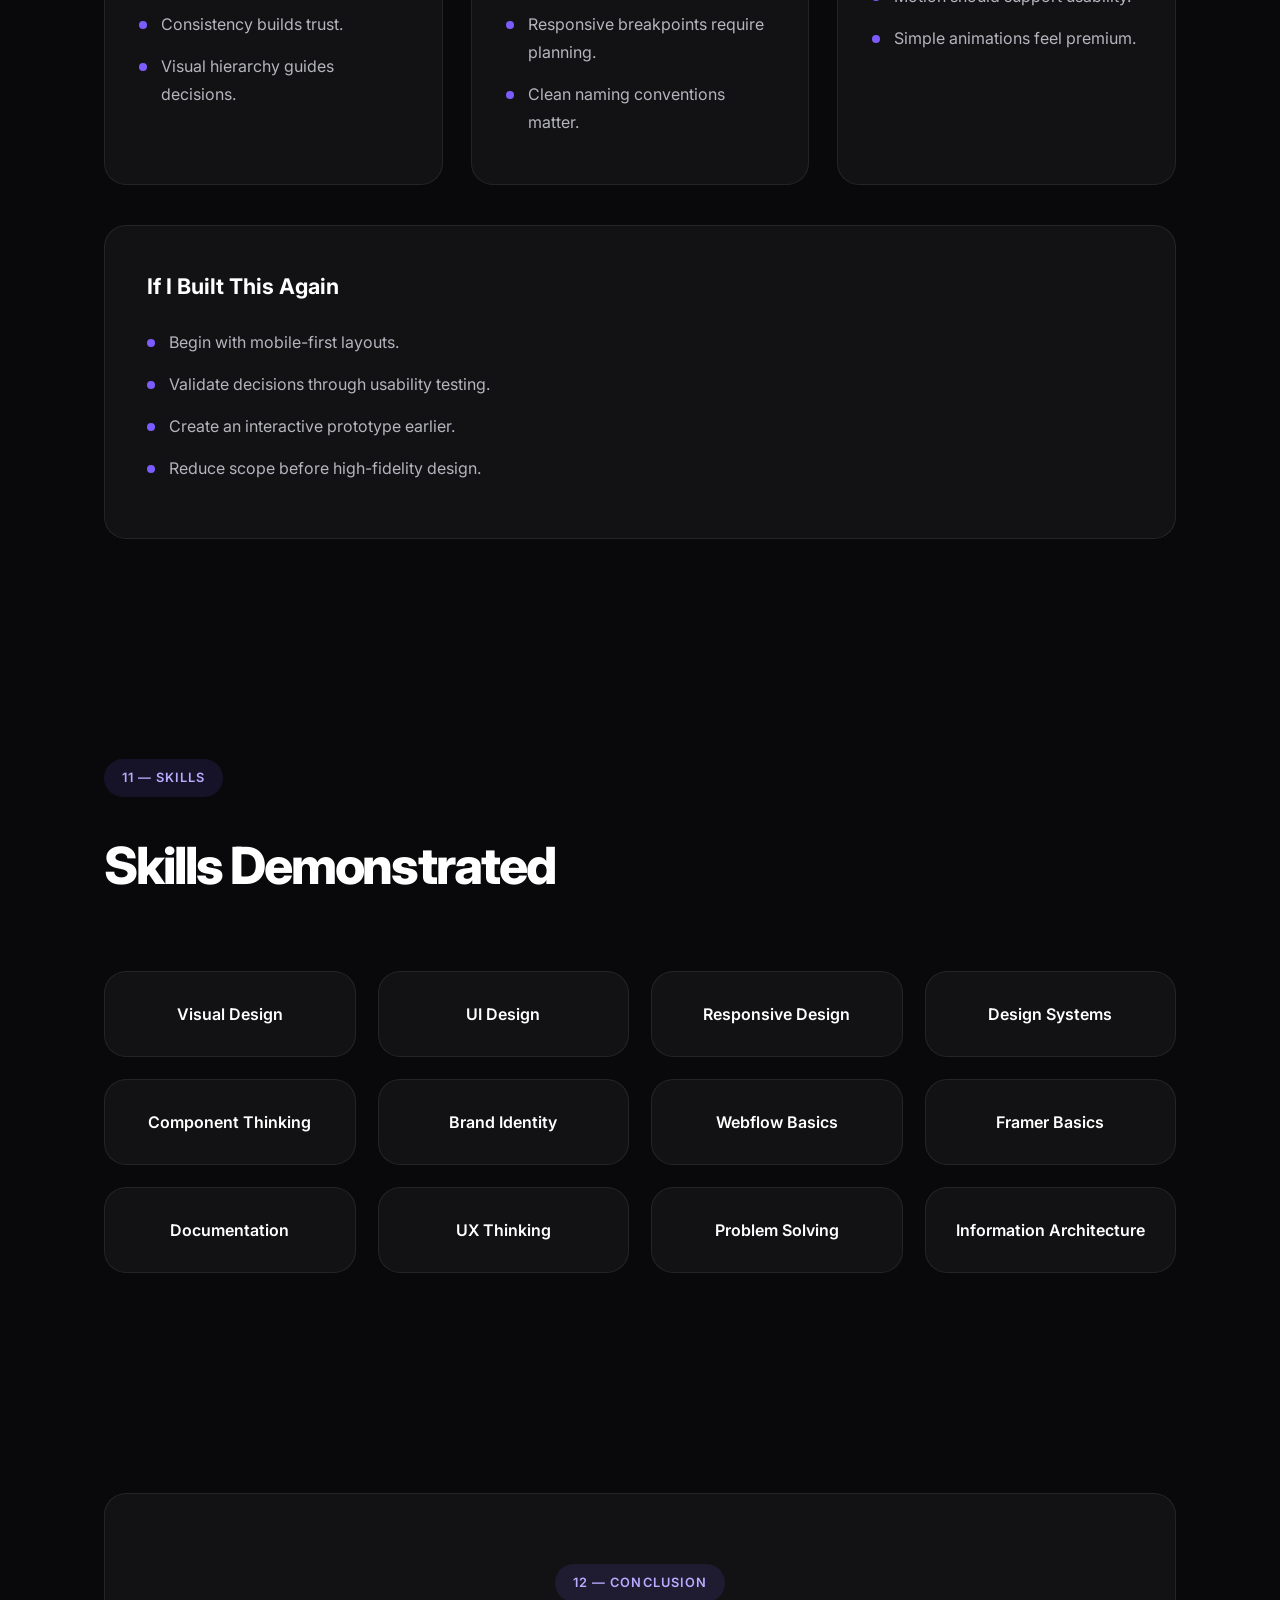
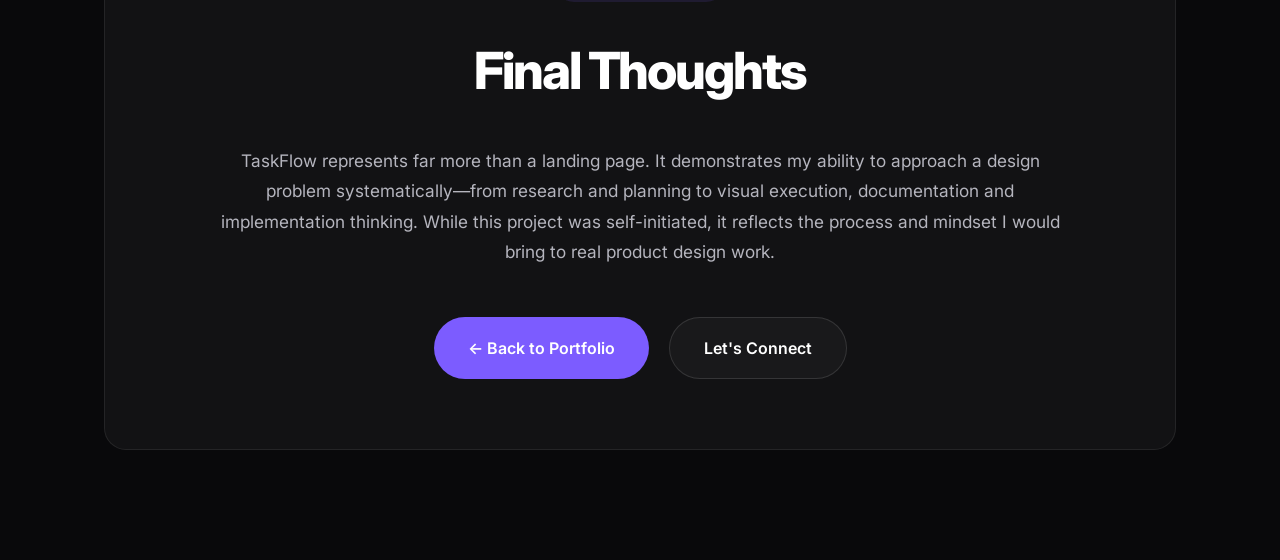
<file: projects/TaskFlow SaaS/case-study.html>
<!DOCTYPE html>
<html lang="en">

<head>

<meta charset="UTF-8">

<meta name="viewport" content="width=device-width, initial-scale=1.0">

<title>TaskFlow — Complete Design Case Study</title>

<link rel="preconnect" href="https://fonts.googleapis.com">

<link rel="preconnect" href="https://fonts.gstatic.com" crossorigin>

<link href="https://fonts.googleapis.com/css2?family=Inter:wght@300;400;500;600;700;800&display=swap" rel="stylesheet">

<link rel="stylesheet" href="style.css">

<link rel="stylesheet" href="case-study.css">

</head>

<body>

<div class="noise"></div>

<header class="hero">

<div class="container">

<a href="index.html" class="back-link">

← Back to Project

</a>

<div class="hero-content">

<div class="eyebrow">

TaskFlow SaaS • Complete Design Case Study

</div>

<h1>

Designing a modern SaaS landing page from concept to implementation.

</h1>

<p class="hero-description">

A complete portfolio project documenting my design process, UX thinking,
responsive layouts, design system creation and implementation planning
using Figma, Webflow and Framer.

</p>

<div class="hero-meta">

<div class="meta-card">

<span class="meta-label">

Role

</span>

<h3>

Website Design Intern (Portfolio Project)

</h3>

</div>

<div class="meta-card">

<span class="meta-label">

Duration

</span>

<h3>

2 Weeks

</h3>

</div>

<div class="meta-card">

<span class="meta-label">

Tools

</span>

<h3>

Figma • Webflow • Framer

</h3>

</div>

</div>

</div>

</div>

</header>

<main>

<section class="overview">

<div class="container">

<div class="section-label">

01 — Overview

</div>

<h2>

Project Overview

</h2>

<p class="section-intro">

TaskFlow is a fictional SaaS startup created as a portfolio project to
demonstrate my ability to design a complete landing page, think through
user experience, build a small design system and prepare implementation
documentation.

</p>

<div class="overview-grid">

<div class="glass overview-card">

<h3>

What I Built

</h3>

<ul>

<li>Complete SaaS landing page</li>

<li>Brand identity</li>

<li>Responsive layouts</li>

<li>Design System</li>

<li>Webflow planning</li>

<li>Framer planning</li>

</ul>

</div>

<div class="glass overview-card">

<h3>

Why I Built It

</h3>

<p>

As someone applying for Website Design internships, I wanted to create a
project that demonstrates not only visual design but also my design
thinking, documentation and implementation planning.

</p>

</div>

</div>

</div>

</section>
<section class="challenge">

<div class="container">

<div class="section-label">

02 — Challenge

</div>

<h2>

The Challenge

</h2>

<div class="glass challenge-card">

<h3>

Project Brief

</h3>

<blockquote>

Design a landing page for a simple task management platform aimed at
small teams (5–20 people). The experience should feel modern,
minimal and trustworthy—drawing inspiration from products like
Linear and Notion while remaining approachable for new users.

</blockquote>

</div>

<div class="goals-grid">

<div class="glass goal-card">

<span>01</span>

<h3>User Goals</h3>

<ul>

<li>Understand what TaskFlow does instantly.</li>

<li>See whether it suits their team.</li>

<li>Understand pricing without confusion.</li>

<li>Start a free trial quickly.</li>

</ul>

</div>

<div class="glass goal-card">

<span>02</span>

<h3>Business Goals</h3>

<ul>

<li>Build trust immediately.</li>

<li>Increase sign-up conversions.</li>

<li>Stand out from competitors.</li>

<li>Create a premium first impression.</li>

</ul>

</div>

<div class="glass goal-card">

<span>03</span>

<h3>Personal Goals</h3>

<ul>

<li>Create a portfolio-worthy project.</li>

<li>Practice complete UI workflow.</li>

<li>Learn Webflow & Framer basics.</li>

<li>Document every design decision.</li>

</ul>

</div>

</div>

</div>

</section>

<section class="audience">

<div class="container">

<div class="section-label">

03 — Audience

</div>

<h2>

Target Audience

</h2>

<p class="section-intro">

Rather than designing for everyone, I focused on a single audience:
small collaborative teams looking for a lightweight productivity
tool without the complexity of enterprise software.

</p>

<div class="audience-grid">

<div class="glass audience-card">

<h3>

Primary User

</h3>

<h4>

Small Team Leads

</h4>

<ul>

<li>Age 25–40</li>

<li>Teams of 5–20 members</li>

<li>Need simple workflows</li>

<li>Prefer clarity over feature overload</li>

<li>Value ease of use</li>

</ul>

</div>

<div class="glass audience-card">

<h3>

Key Priorities

</h3>

<div class="priority-list">

<div>

<span>01</span>

<p>Easy to learn</p>

</div>

<div>

<span>02</span>

<p>Affordable pricing</p>

</div>

<div>

<span>03</span>

<p>Better team organization</p>

</div>

<div>

<span>04</span>

<p>Reliable support</p>

</div>

<div>

<span>05</span>

<p>Useful integrations</p>

</div>

</div>

</div>

</div>

</div>

</section>

<section class="research">

<div class="container">

<div class="section-label">

04 — Research

</div>

<h2>

Research Summary

</h2>

<p class="section-intro">

Since TaskFlow is a self-initiated portfolio project, I conducted
informal competitive research by studying established SaaS products,
their landing pages, visual hierarchy and conversion patterns.

</p>

<div class="research-grid">

<div class="glass research-card">

<div class="card-number">

01

</div>

<h3>

Competitor Analysis

</h3>

<p>

I analyzed several industry-leading productivity tools to understand
their visual language, messaging hierarchy and onboarding approach.

</p>

<div class="competitor-list">

<div class="competitor">

<h4>Linear</h4>

<p>Minimal interface, strong hierarchy and excellent focus.</p>

</div>

<div class="competitor">

<h4>Notion</h4>

<p>Friendly personality with approachable product messaging.</p>

</div>

<div class="competitor">

<h4>Asana</h4>

<p>Clear value proposition and structured feature presentation.</p>

</div>

<div class="competitor">

<h4>Trello</h4>

<p>Simple onboarding and easy-to-understand workflow.</p>

</div>

</div>

</div>

<div class="glass research-card">

<div class="card-number">

02

</div>

<h3>

Key Observations

</h3>

<ul class="research-list">

<li>Large headlines immediately communicate value.</li>

<li>Social proof appears above the fold.</li>

<li>Features are grouped into simple visual cards.</li>

<li>Pricing is intentionally easy to compare.</li>

<li>Testimonials increase credibility.</li>

<li>FAQ reduces purchase hesitation.</li>

<li>Strong CTAs appear repeatedly throughout the page.</li>

</ul>

</div>

</div>

<div class="glass insight-panel">

<div class="insight-label">

Design Insight

</div>

<p>

The best landing pages don't overwhelm users with features.
Instead, they progressively answer one question at a time—
What is this? Why should I care? Can I trust it? How do I start?

That principle became the foundation of TaskFlow's information
architecture.

</p>

</div>

</div>

</section>

<section class="process">

<div class="container">

<div class="section-label">

05 — Process

</div>

<h2>

My Design Process

</h2>

<p class="section-intro">

Rather than jumping directly into Figma, I followed a structured
workflow to ensure every visual decision was backed by purpose.

</p>

<div class="timeline">

<div class="timeline-item">

<div class="timeline-number">

01

</div>

<div class="timeline-content">

<h3>

Moodboarding

</h3>

<p>

Collected references for typography, layouts,
visual hierarchy, spacing and SaaS branding.

</p>

</div>

</div>

<div class="timeline-item">

<div class="timeline-number">

02

</div>

<div class="timeline-content">

<h3>

Wireframing

</h3>

<p>

Created low-fidelity structures to validate
layout before introducing visual styling.

</p>

</div>

</div>

<div class="timeline-item">

<div class="timeline-number">

03

</div>

<div class="timeline-content">

<h3>

Design System

</h3>

<p>

Built typography, colors, spacing tokens
and reusable UI components first.

</p>

</div>

</div>

<div class="timeline-item">

<div class="timeline-number">

04

</div>

<div class="timeline-content">

<h3>

High Fidelity Design

</h3>

<p>

Designed desktop, tablet and mobile layouts
before documenting implementation.

</p>

</div>

</div>

<div class="timeline-item">

<div class="timeline-number">

05

</div>

<div class="timeline-content">

<h3>

Documentation

</h3>

<p>

Prepared Webflow planning,
Framer interaction notes
and implementation documentation.

</p>

</div>

</div>

</div>

</div>

</section>

<section class="decisions">

<div class="container">

<div class="section-label">

06 — Design Decisions

</div>

<h2>

Key Design Decisions

</h2>

<p class="section-intro">

Every visual decision was made with usability, clarity and business
goals in mind. Rather than designing purely for aesthetics, I focused
on creating a product interface that feels familiar, trustworthy and
easy to navigate.

</p>

<div class="decision-grid">

<div class="glass decision-card">

<div class="decision-icon">

🎨

</div>

<h3>

Color System

</h3>

<p>

Blue became the primary brand color because it communicates trust,
reliability and professionalism—qualities commonly associated with
successful SaaS products.

</p>

<div class="decision-footer">

<span>#2563EB</span>

<span>Tailwind Blue 600</span>

</div>

</div>

<div class="glass decision-card">

<div class="decision-icon">

Aa

</div>

<h3>

Typography

</h3>

<p>

Inter was selected for its excellent readability, modern appearance
and strong performance across desktop and mobile interfaces.

</p>

<div class="decision-footer">

<span>Inter</span>

<span>6 Type Sizes</span>

</div>

</div>

<div class="glass decision-card">

<div class="decision-icon">

▣

</div>

<h3>

Layout System

</h3>

<p>

Cards were used throughout the experience because they improve
scannability, create consistent spacing and adapt naturally across
responsive breakpoints.

</p>

<div class="decision-footer">

<span>Component Based</span>

<span>Responsive</span>

</div>

</div>

<div class="glass decision-card">

<div class="decision-icon">

⚡

</div>

<h3>

Animations

</h3>

<p>

Interactions remain subtle and purposeful. Small hover effects,
smooth transitions and lightweight motion enhance usability without
distracting from the content.

</p>

<div class="decision-footer">

<span>200–400ms</span>

<span>Performance First</span>

</div>

</div>

</div>

<div class="glass rationale-card">

<h3>

Design Philosophy

</h3>

<p>

Instead of adding every possible feature or animation, I deliberately
kept the interface minimal. Every section was designed to answer one
question at a time, guiding users naturally from understanding the
product to taking action. This approach reduces cognitive load while
making the overall experience feel faster and more approachable.

</p>

</div>

</div>

</section>

<section class="deliverables">

<div class="container">

<div class="section-label">

07 — Deliverables

</div>

<h2>

Project Deliverables

</h2>

<div class="deliverable-grid">

<div class="glass deliverable-card">

<h3>

Design Assets

</h3>

<ul>

<li>Brand Guidelines</li>

<li>Color Palette</li>

<li>Typography Scale</li>

<li>Spacing System</li>

<li>Component Library</li>

</ul>

</div>

<div class="glass deliverable-card">

<h3>

Responsive Layouts

</h3>

<ul>

<li>Desktop (1440px)</li>

<li>Tablet (768px)</li>

<li>Mobile (375px)</li>

<li>Adaptive Components</li>

<li>Flexible Grid System</li>

</ul>

</div>

<div class="glass deliverable-card">

<h3>

Documentation

</h3>

<ul>

<li>Case Study</li>

<li>Webflow Guide</li>

<li>Framer Planning</li>

<li>Implementation Notes</li>

<li>Interview Preparation</li>

</ul>

</div>

</div>

</div>

</section>
<section class="challenges">

<div class="container">

<div class="section-label">

08 — Challenges

</div>

<h2>

Challenges & Solutions

</h2>

<p class="section-intro">

Every design project involves trade-offs. Throughout this project, I
encountered several design and planning challenges that required
balancing usability, simplicity and presentation.

</p>

<div class="challenge-list">

<div class="glass challenge-item">

<div class="challenge-header">

<span>01</span>

<h3>Feature Prioritization</h3>

</div>

<p class="problem">

<strong>Problem:</strong> Initially I wanted to showcase every feature TaskFlow could
offer, making the landing page unnecessarily long.

</p>

<p class="solution">

<strong>Solution:</strong> Reduced the experience to six essential features,
focusing only on what users need during their first visit.

</p>

</div>

<div class="glass challenge-item">

<div class="challenge-header">

<span>02</span>

<h3>Pricing Hierarchy</h3>

</div>

<p class="problem">

<strong>Problem:</strong> The pricing section felt visually flat because every
plan appeared equally important.

</p>

<p class="solution">

<strong>Solution:</strong> Introduced a highlighted middle plan using increased
height, stronger contrast and a "Popular" badge.

</p>

</div>

<div class="glass challenge-item">

<div class="challenge-header">

<span>03</span>

<h3>Responsive Navigation</h3>

</div>

<p class="problem">

<strong>Problem:</strong> Desktop navigation could not scale effectively to
mobile devices.

</p>

<p class="solution">

<strong>Solution:</strong> Replaced the horizontal navigation with a
hamburger-driven overlay while keeping actions accessible.

</p>

</div>

<div class="glass challenge-item">

<div class="challenge-header">

<span>04</span>

<h3>Motion Design</h3>

</div>

<p class="problem">

<strong>Problem:</strong> Early animations felt inconsistent and distracted
from the content.

</p>

<p class="solution">

<strong>Solution:</strong> Standardized transitions between 200–400ms and used
motion only where it improved usability.

</p>

</div>

</div>

</div>

</section>

<section class="outcome">

<div class="container">

<div class="section-label">

09 — Outcome

</div>

<h2>

Final Outcome

</h2>

<div class="outcome-grid">

<div class="glass outcome-card">

<h3>

Project Includes

</h3>

<ul>

<li>Complete SaaS Landing Page</li>

<li>Responsive Desktop, Tablet & Mobile Designs</li>

<li>Brand Identity</li>

<li>Design System</li>

<li>Component Library</li>

<li>Implementation Documentation</li>

<li>Webflow Planning</li>

<li>Framer Planning</li>

</ul>

</div>

<div class="glass outcome-card">

<h3>

Landing Page Sections

</h3>

<ul>

<li>Navigation</li>

<li>Hero Section</li>

<li>Features</li>

<li>How It Works</li>

<li>Pricing</li>

<li>Testimonials</li>

<li>FAQ</li>

<li>Final CTA</li>

<li>Footer</li>

</ul>

</div>

</div>

</div>

</section>

<section class="learning">

<div class="container">

<div class="section-label">

10 — Reflection

</div>

<h2>

What I Learned

</h2>

<div class="learning-grid">

<div class="glass learning-card">

<h3>

Design

</h3>

<ul>

<li>Design systems accelerate workflows.</li>

<li>Whitespace improves readability.</li>

<li>Consistency builds trust.</li>

<li>Visual hierarchy guides decisions.</li>

</ul>

</div>

<div class="glass learning-card">

<h3>

Webflow

</h3>

<ul>

<li>Everything begins with layout structure.</li>

<li>Reusable classes improve scalability.</li>

<li>Responsive breakpoints require planning.</li>

<li>Clean naming conventions matter.</li>

</ul>

</div>

<div class="glass learning-card">

<h3>

Framer

</h3>

<ul>

<li>Components simplify maintenance.</li>

<li>Variants organize interactions.</li>

<li>Motion should support usability.</li>

<li>Simple animations feel premium.</li>

</ul>

</div>

</div>

<div class="glass reflection-card">

<h3>

If I Built This Again

</h3>

<ul>

<li>Begin with mobile-first layouts.</li>

<li>Validate decisions through usability testing.</li>

<li>Create an interactive prototype earlier.</li>

<li>Reduce scope before high-fidelity design.</li>

</ul>

</div>

</div>

</section>

<section class="skills-summary">

<div class="container">

<div class="section-label">

11 — Skills

</div>

<h2>

Skills Demonstrated

</h2>

<div class="skills-grid">

<div class="glass skill-box">Visual Design</div>

<div class="glass skill-box">UI Design</div>

<div class="glass skill-box">Responsive Design</div>

<div class="glass skill-box">Design Systems</div>

<div class="glass skill-box">Component Thinking</div>

<div class="glass skill-box">Brand Identity</div>

<div class="glass skill-box">Webflow Basics</div>

<div class="glass skill-box">Framer Basics</div>

<div class="glass skill-box">Documentation</div>

<div class="glass skill-box">UX Thinking</div>

<div class="glass skill-box">Problem Solving</div>

<div class="glass skill-box">Information Architecture</div>

</div>

</div>

</section>

<section class="conclusion">

<div class="container">

<div class="glass conclusion-card">

<div class="section-label">

12 — Conclusion

</div>

<h2>

Final Thoughts

</h2>

<p>

TaskFlow represents far more than a landing page. It demonstrates my
ability to approach a design problem systematically—from research and
planning to visual execution, documentation and implementation
thinking. While this project was self-initiated, it reflects the
process and mindset I would bring to real product design work.

</p>

<div class="conclusion-actions">

<a href="index.html#projects" class="primary-btn">

← Back to Portfolio

</a>

<a href="index.html#contact" class="secondary-btn">

Let's Connect

</a>

</div>

</div>

</div>

</section>

</main>

</body>

</html>
</file>
<file: projects/TaskFlow SaaS/style.css>
/* ============================================
   TASKFLOW — SaaS Startup Landing Page
   Intern-level clean design
   ============================================ */

:root {
  --blue: #2563EB;
  --blue-dark: #1D4ED8;
  --blue-light: #DBEAFE;
  --blue-glow: rgba(37, 99, 235, 0.25);
  --text: #0F172A;
  --text-sec: #475569;
  --text-muted: #94A3B8;
  --bg: #FFFFFF;
  --bg-alt: #F8FAFC;
  --border: #E2E8F0;
  --border-hover: #CBD5E1;
  --gradient: linear-gradient(135deg, #2563EB, #7C3AED);
  --font: 'Inter', -apple-system, BlinkMacSystemFont, sans-serif;
  --radius: 12px;
  --radius-lg: 20px;
  --shadow-sm: 0 1px 3px rgba(0,0,0,0.06);
  --shadow-md: 0 4px 12px rgba(0,0,0,0.08);
  --shadow-lg: 0 12px 32px rgba(0,0,0,0.1);
  --ease: cubic-bezier(0.16, 1, 0.3, 1);
}

*, *::before, *::after { margin: 0; padding: 0; box-sizing: border-box; }

html { scroll-behavior: smooth; }

body {
  font-family: var(--font);
  background: var(--bg);
  color: var(--text);
  line-height: 1.6;
  overflow-x: hidden;
  -webkit-font-smoothing: antialiased;
}

a { text-decoration: none; color: inherit; }
img { max-width: 100%; display: block; }
button { border: none; background: none; cursor: pointer; font-family: inherit; }
ul { list-style: none; }

.container { max-width: 1120px; margin: 0 auto; padding: 0 24px; }

/* ===== LOADER ===== */
.loader {
  position: fixed; inset: 0; background: var(--bg);
  display: flex; align-items: center; justify-content: center;
  z-index: 9999; transition: opacity 0.5s var(--ease), visibility 0.5s;
}
.loader.hidden { opacity: 0; visibility: hidden; pointer-events: none; }
.loader-inner { text-align: center; }
.loader-icon {
  font-size: 2rem; width: 56px; height: 56px; margin: 0 auto 16px;
  background: var(--gradient); color: white; border-radius: 14px;
  display: flex; align-items: center; justify-content: center;
  animation: loaderPulse 1.2s ease-in-out infinite;
}
@keyframes loaderPulse { 0%,100%{transform:scale(1)} 50%{transform:scale(1.1)} }
.loader-brand { font-size: 1.1rem; font-weight: 700; color: var(--text); letter-spacing: -0.02em; }

/* ===== NAV ===== */
.nav {
  position: fixed; top: 0; left: 0; width: 100%; z-index: 1000;
  padding: 16px 0; transition: all 0.3s var(--ease);
  background: rgba(255,255,255,0);
}
.nav.scrolled {
  background: rgba(255,255,255,0.9); backdrop-filter: blur(16px);
  border-bottom: 1px solid var(--border); padding: 10px 0;
}
.nav-container {
  max-width: 1120px; margin: 0 auto; padding: 0 24px;
  display: flex; align-items: center; justify-content: space-between;
}
.nav-logo {
  font-size: 1.2rem; font-weight: 700; color: var(--text);
  display: flex; align-items: center; gap: 6px; letter-spacing: -0.02em;
}
.logo-check {
  width: 28px; height: 28px; background: var(--gradient); color: white;
  border-radius: 8px; display: inline-flex; align-items: center;
  justify-content: center; font-size: 0.9rem;
}
.nav-links { display: flex; gap: 32px; }
.nav-links a {
  font-size: 0.88rem; color: var(--text-sec); font-weight: 500;
  transition: color 0.2s;
}
.nav-links a:hover { color: var(--blue); }
.nav-actions { display: flex; gap: 8px; align-items: center; }
.nav-burger {
  display: none; flex-direction: column; gap: 5px; width: 24px; padding: 2px 0;
}
.nav-burger span {
  width: 100%; height: 2px; background: var(--text); border-radius: 2px;
  transition: all 0.3s var(--ease); transform-origin: center;
}
.nav-burger.active span:nth-child(1) { transform: translateY(7px) rotate(45deg); }
.nav-burger.active span:nth-child(2) { opacity: 0; }
.nav-burger.active span:nth-child(3) { transform: translateY(-7px) rotate(-45deg); }

/* Mobile Menu */
.mobile-menu {
  position: fixed; inset: 0; top: 60px; background: rgba(255,255,255,0.98);
  backdrop-filter: blur(20px); z-index: 998; padding: 32px 24px;
  display: flex; flex-direction: column; gap: 20px;
  opacity: 0; visibility: hidden; transition: all 0.3s var(--ease);
}
.mobile-menu.open { opacity: 1; visibility: visible; }
.mm-link {
  font-size: 1.3rem; font-weight: 600; color: var(--text-sec);
  transition: color 0.2s;
}
.mm-link:hover { color: var(--blue); }

/* ===== BUTTONS ===== */
.btn {
  display: inline-flex; align-items: center; justify-content: center;
  gap: 8px; font-family: var(--font); font-size: 0.9rem; font-weight: 600;
  padding: 10px 20px; border-radius: 10px; transition: all 0.25s var(--ease);
  cursor: pointer;
}
.btn-primary {
  background: var(--blue); color: white;
}
.btn-primary:hover {
  background: var(--blue-dark); transform: translateY(-2px);
  box-shadow: 0 6px 20px var(--blue-glow);
}
.btn-outline { background: white; color: var(--text); border: 1px solid var(--border); }
.btn-outline:hover { border-color: var(--blue); color: var(--blue); }
.btn-ghost { background: none; color: var(--text-sec); }
.btn-ghost:hover { color: var(--blue); }
.btn-white { background: white; color: var(--blue); }
.btn-white:hover { transform: translateY(-2px); box-shadow: var(--shadow-lg); }
.btn-sm { padding: 8px 16px; font-size: 0.82rem; }
.btn-lg { padding: 14px 28px; font-size: 1rem; }
.btn-full { width: 100%; }

/* ===== SECTION ===== */
.section { padding: 100px 0; }
.section-alt { background: var(--bg-alt); }
.section-header { text-align: center; margin-bottom: 56px; }
.section-tag {
  display: inline-block; font-size: 0.72rem; font-weight: 700;
  color: var(--blue); letter-spacing: 0.15em; text-transform: uppercase;
  background: var(--blue-light); padding: 6px 16px; border-radius: 100px;
  margin-bottom: 16px;
}
.section-title {
  font-size: clamp(1.8rem, 4vw, 2.8rem); font-weight: 800;
  line-height: 1.15; letter-spacing: -0.03em;
}
.section-desc {
  font-size: 1.05rem; color: var(--text-sec);
  max-width: 520px; margin: 12px auto 0;
}

/* ===== REVEAL ===== */
.reveal {
  opacity: 0; transform: translateY(24px);
  transition: opacity 0.6s var(--ease), transform 0.6s var(--ease);
}
.reveal.active { opacity: 1; transform: translateY(0); }

/* ===== GLASS ===== */
.glass {
  background: rgba(255,255,255,0.7); border: 1px solid var(--border);
  backdrop-filter: blur(8px); -webkit-backdrop-filter: blur(8px);
}

/* ===== HERO ===== */
.hero {
  padding: 140px 0 80px; position: relative; overflow: hidden;
  min-height: 100vh; display: flex; align-items: center;
}
.hero-glow {
  position: absolute; width: 600px; height: 600px;
  background: radial-gradient(circle, rgba(37,99,235,0.12) 0%, transparent 70%);
  top: -100px; right: -100px; pointer-events: none;
}
.hero-grid-bg {
  position: absolute; inset: 0;
  background-image:
    linear-gradient(rgba(0,0,0,0.02) 1px, transparent 1px),
    linear-gradient(90deg, rgba(0,0,0,0.02) 1px, transparent 1px);
  background-size: 48px 48px;
  mask-image: radial-gradient(ellipse 60% 50% at 50% 40%, black, transparent);
}
.hero-inner { position: relative; z-index: 2; text-align: center; }
.hero-badge {
  display: inline-flex; align-items: center; gap: 8px;
  font-size: 0.78rem; font-weight: 500; color: var(--text-sec);
  background: var(--bg-alt); border: 1px solid var(--border);
  padding: 8px 20px; border-radius: 100px; margin-bottom: 28px;
}
.badge-dot {
  width: 7px; height: 7px; background: #22C55E; border-radius: 50%;
  animation: dotPulse 2s infinite;
}
@keyframes dotPulse {
  0%,100%{box-shadow:0 0 0 0 rgba(34,197,94,0.4)} 50%{box-shadow:0 0 0 6px rgba(34,197,94,0)}
}
.hero-title {
  font-size: clamp(2.5rem, 7vw, 4rem); font-weight: 800;
  line-height: 1.08; letter-spacing: -0.04em; margin-bottom: 20px;
}
.gradient-text {
  background: var(--gradient); -webkit-background-clip: text;
  background-clip: text; -webkit-text-fill-color: transparent;
}
.hero-desc {
  font-size: 1.15rem; color: var(--text-sec); max-width: 500px;
  margin: 0 auto 32px; line-height: 1.7;
}
.hero-buttons {
  display: flex; gap: 12px; justify-content: center;
  flex-wrap: wrap; margin-bottom: 56px;
}
.hero-image { margin-bottom: 48px; }
.hero-browser {
  background: white; border: 1px solid var(--border); border-radius: var(--radius-lg);
  overflow: hidden; box-shadow: var(--shadow-lg);
  transition: transform 0.4s var(--ease), box-shadow 0.4s;
}
.hero-browser:hover {
  transform: translateY(-4px); box-shadow: 0 20px 50px rgba(0,0,0,0.12);
}
.browser-dots {
  display: flex; gap: 6px; padding: 12px 16px;
  border-bottom: 1px solid var(--border);
}
.browser-dots span {
  width: 10px; height: 10px; border-radius: 50%; background: var(--border);
}
.hero-browser img { width: 100%; height: auto; display: block; }
.hero-logos { text-align: center; }
.logos-label {
  font-size: 0.75rem; color: var(--text-muted); text-transform: uppercase;
  letter-spacing: 0.1em; display: block; margin-bottom: 16px;
}
.logos-row { display: flex; justify-content: center; gap: 40px; flex-wrap: wrap; }
.logo-company {
  font-size: 0.88rem; font-weight: 700; color: var(--border-hover);
  letter-spacing: 0.02em; display: inline-flex; align-items: center; gap: 6px;
}
.logo-company svg { opacity: 0.5; }

/* ===== FEATURES ===== */
.features-grid {
  display: grid; grid-template-columns: repeat(3, 1fr); gap: 20px;
}
.feature-card {
  padding: 32px 24px; border-radius: var(--radius-lg);
  transition: all 0.3s var(--ease);
}
.feature-card:hover {
  transform: translateY(-4px); border-color: var(--blue);
  box-shadow: 0 8px 24px var(--blue-glow);
}
.feature-icon {
  width: 48px; height: 48px; display: flex; align-items: center;
  justify-content: center; background: var(--blue-light); color: var(--blue);
  border-radius: 12px; margin-bottom: 20px; transition: all 0.3s;
}
.feature-card:hover .feature-icon {
  background: var(--blue); color: white; transform: scale(1.05);
}
.feature-card h3 { font-size: 1.05rem; font-weight: 700; margin-bottom: 8px; }
.feature-card p { font-size: 0.88rem; color: var(--text-sec); line-height: 1.6; }

/* ===== STEPS ===== */
.steps-grid { display: grid; grid-template-columns: repeat(3, 1fr); gap: 28px; }
.step-card {
  padding: 32px; border: 1px solid var(--border); border-radius: var(--radius-lg);
  background: white; transition: all 0.3s var(--ease); text-align: center;
}
.step-card:hover { border-color: var(--blue); transform: translateY(-4px); }
.step-number {
  display: inline-flex; width: 48px; height: 48px; align-items: center;
  justify-content: center; background: var(--gradient); color: white;
  border-radius: 50%; font-size: 1rem; font-weight: 700; margin-bottom: 20px;
}
.step-card h3 { font-size: 1.1rem; font-weight: 700; margin-bottom: 10px; }
.step-card p { font-size: 0.88rem; color: var(--text-sec); line-height: 1.6; }

/* ===== PRICING ===== */
.pricing-grid { display: grid; grid-template-columns: repeat(3, 1fr); gap: 20px; align-items: start; }
.pricing-card {
  padding: 32px; border-radius: var(--radius-lg);
  transition: all 0.3s var(--ease); position: relative;
}
.pricing-card:hover { transform: translateY(-4px); }
.pricing-featured {
  border-color: var(--blue); background: white;
  box-shadow: 0 0 0 2px var(--blue), var(--shadow-lg);
}
.plan-badge {
  position: absolute; top: -12px; left: 50%; transform: translateX(-50%);
  font-size: 0.7rem; font-weight: 700; color: white;
  background: var(--gradient); padding: 4px 16px; border-radius: 100px;
  text-transform: uppercase; letter-spacing: 0.06em;
}
.plan-name { font-size: 1.1rem; font-weight: 700; margin-bottom: 8px; }
.plan-price { margin-bottom: 12px; }
.price-amount { font-size: 2.5rem; font-weight: 800; letter-spacing: -0.04em; }
.price-period { font-size: 0.88rem; color: var(--text-muted); }
.plan-desc { font-size: 0.88rem; color: var(--text-sec); margin-bottom: 24px; }
.plan-features { margin-bottom: 28px; }
.plan-features li {
  display: flex; align-items: center; gap: 10px;
  font-size: 0.88rem; color: var(--text-sec); padding: 6px 0;
}
.plan-features svg { color: var(--blue); flex-shrink: 0; }

/* ===== TESTIMONIALS ===== */
.testimonials-grid { display: grid; grid-template-columns: repeat(3, 1fr); gap: 20px; }
.testimonial-card {
  padding: 28px; border-radius: var(--radius-lg);
  transition: all 0.3s var(--ease);
}
.testimonial-card:hover { transform: translateY(-4px); }
.stars { color: #F59E0B; font-size: 0.9rem; letter-spacing: 2px; margin-bottom: 16px; }
.quote {
  font-size: 0.95rem; color: var(--text); line-height: 1.7;
  margin-bottom: 20px; font-style: italic;
}
.author { display: flex; align-items: center; gap: 12px; }
.author-img {
  width: 40px; height: 40px; border-radius: 50%; object-fit: cover;
  border: 2px solid var(--border);
}
.author strong { display: block; font-size: 0.88rem; }
.author span { font-size: 0.78rem; color: var(--text-muted); }

/* ===== FAQ ===== */
.faq-list { max-width: 680px; margin: 0 auto; }
.faq-item {
  border-bottom: 1px solid var(--border); overflow: hidden;
}
.faq-question {
  width: 100%; text-align: left; padding: 20px 0; font-size: 1rem;
  font-weight: 600; color: var(--text); display: flex;
  justify-content: space-between; align-items: center;
  cursor: pointer; transition: color 0.2s;
}
.faq-question:hover { color: var(--blue); }
.faq-icon {
  font-size: 1.3rem; font-weight: 300; color: var(--text-muted);
  transition: transform 0.3s var(--ease);
}
.faq-item.open .faq-icon { transform: rotate(45deg); }
.faq-answer {
  max-height: 0; overflow: hidden;
  transition: max-height 0.4s var(--ease), padding 0.4s;
}
.faq-item.open .faq-answer { max-height: 200px; }
.faq-answer p {
  font-size: 0.92rem; color: var(--text-sec); line-height: 1.7;
  padding-bottom: 20px;
}

/* ===== CTA ===== */
.cta-section { padding: 100px 0; }
.cta-inner {
  background: var(--gradient); color: white; text-align: center;
  padding: 72px 40px; border-radius: var(--radius-lg);
  position: relative; overflow: hidden;
}
.cta-inner::before {
  content: ''; position: absolute; width: 400px; height: 400px;
  background: radial-gradient(circle, rgba(255,255,255,0.1), transparent 60%);
  top: -100px; right: -100px;
}
.cta-inner h2 {
  font-size: clamp(1.6rem, 4vw, 2.4rem); font-weight: 800;
  margin-bottom: 12px; letter-spacing: -0.02em; position: relative;
}
.cta-inner p {
  font-size: 1rem; opacity: 0.85; max-width: 460px;
  margin: 0 auto 28px; position: relative;
}
.cta-buttons { position: relative; }

/* ===== FOOTER ===== */
.footer { padding: 64px 0 0; border-top: 1px solid var(--border); }
.footer-top {
  display: flex; justify-content: space-between; gap: 48px;
  padding-bottom: 48px; border-bottom: 1px solid var(--border);
}
.footer-brand p { font-size: 0.88rem; color: var(--text-muted); margin-top: 12px; }
.footer-columns { display: flex; gap: 56px; }
.footer-col h4 { font-size: 0.82rem; font-weight: 700; margin-bottom: 16px; text-transform: uppercase; letter-spacing: 0.06em; color: var(--text); }
.footer-col a { display: block; font-size: 0.88rem; color: var(--text-muted); margin-bottom: 10px; transition: color 0.2s; }
.footer-col a:hover { color: var(--blue); }
.footer-bottom {
  padding: 24px 0; display: flex; justify-content: space-between;
  align-items: center;
}
.footer-bottom p { font-size: 0.78rem; color: var(--text-muted); }
.footer-credit a { color: var(--blue); }

/* ===== RESPONSIVE ===== */
@media (max-width: 1024px) {
  .features-grid { grid-template-columns: repeat(2, 1fr); }
}

@media (max-width: 768px) {
  .nav-links, .nav-actions { display: none; }
  .nav-burger { display: flex; }
  .hero { padding: 120px 0 60px; min-height: auto; }
  .hero-title { font-size: clamp(2rem, 8vw, 3rem); }
  .features-grid { grid-template-columns: 1fr; }
  .steps-grid { grid-template-columns: 1fr; }
  .pricing-grid { grid-template-columns: 1fr; max-width: 400px; margin: 0 auto; }
  .pricing-featured { order: -1; }
  .testimonials-grid { grid-template-columns: 1fr; }
  .footer-top { flex-direction: column; }
  .footer-columns { flex-wrap: wrap; gap: 32px; }
  .footer-bottom { flex-direction: column; text-align: center; gap: 8px; }
  .hero-buttons { flex-direction: column; align-items: center; }
  .section { padding: 72px 0; }
  .logos-row { gap: 20px; }
  .logo-company { font-size: 0.85rem; }
  .cta-inner { padding: 48px 24px; }
}

@media (max-width: 480px) {
  .container { padding: 0 16px; }
  .hero-badge { font-size: 0.7rem; padding: 6px 14px; }
}
</file>
<file: projects/TaskFlow SaaS/case-study.css>
/* ==========================================
   TASKFLOW CASE STUDY
   PART 1
========================================== */

:root{

--bg:#09090b;
--surface:#111113;
--surface-2:#18181b;
--border:rgba(255,255,255,.08);

--text:#ffffff;
--text-light:#b5b5be;
--text-muted:#7d7d86;

--primary:#7c5cff;
--primary-light:#9d84ff;

--radius:22px;
--radius-lg:30px;

--container:1180px;

}

*{

margin:0;
padding:0;
box-sizing:border-box;

}

html{

scroll-behavior:smooth;

}

body{

font-family:'Inter',sans-serif;

background:var(--bg);

color:var(--text);

line-height:1.75;

overflow-x:hidden;

}

a{

text-decoration:none;

color:inherit;

}

img{

display:block;

max-width:100%;

}

.container{

width:min(var(--container),92%);

margin:auto;

}

section{

padding:110px 0;

position:relative;

}

.noise{

position:fixed;

inset:0;

pointer-events:none;

opacity:.03;

background-image:
radial-gradient(circle at 20% 20%,white 1px,transparent 0),
radial-gradient(circle at 70% 80%,white 1px,transparent 0);

background-size:42px 42px;

z-index:0;

}

.glass{

background:rgba(255,255,255,.04);

backdrop-filter:blur(16px);

border:1px solid var(--border);

border-radius:var(--radius);

}

.section-label{

display:inline-flex;

padding:8px 18px;

border-radius:999px;

background:rgba(124,92,255,.12);

color:#b9abff;

font-size:.8rem;

font-weight:600;

letter-spacing:.08em;

text-transform:uppercase;

margin-bottom:24px;

}

h1{

font-size:clamp(3rem,7vw,5.6rem);

line-height:1.05;

font-weight:800;

letter-spacing:-.05em;

max-width:900px;

}

h2{

font-size:clamp(2rem,4vw,3.5rem);

font-weight:800;

letter-spacing:-.04em;

margin-bottom:20px;

}

h3{

font-size:1.35rem;

margin-bottom:16px;

font-weight:700;

}

.section-intro{

max-width:760px;

color:var(--text-light);

font-size:1.08rem;

margin-bottom:60px;

}

ul{

list-style:none;

}

ul li{

position:relative;

padding-left:22px;

margin-bottom:14px;

color:var(--text-light);

}

ul li::before{

content:"";

position:absolute;

left:0;

top:11px;

width:8px;

height:8px;

border-radius:50%;

background:var(--primary);

}

/* ==========================================
 HERO
========================================== */

.hero{

padding:130px 0 100px;

position:relative;

overflow:hidden;

}

.hero::before{

content:"";

position:absolute;

width:700px;

height:700px;

background:radial-gradient(circle,var(--primary) 0%,transparent 70%);

opacity:.08;

top:-220px;

right:-200px;

filter:blur(50px);

}

.back-link{

display:inline-flex;

align-items:center;

gap:8px;

margin-bottom:55px;

color:var(--text-light);

transition:.35s;

}

.back-link:hover{

color:white;

transform:translateX(-6px);

}

.hero-description{

margin-top:28px;

font-size:1.15rem;

max-width:760px;

color:var(--text-light);

}

.hero-meta{

display:grid;

grid-template-columns:repeat(3,1fr);

gap:26px;

margin-top:70px;

}

.meta-card{

padding:28px;

background:rgba(255,255,255,.04);

border:1px solid var(--border);

border-radius:22px;

transition:.4s;

}

.meta-card:hover{

transform:translateY(-8px);

border-color:rgba(124,92,255,.35);

box-shadow:0 20px 60px rgba(124,92,255,.15);

}

.meta-label{

display:block;

font-size:.78rem;

letter-spacing:.08em;

text-transform:uppercase;

color:var(--text-muted);

margin-bottom:14px;

}

.meta-card h3{

margin:0;

font-size:1.05rem;

}

/* ==========================================
   OVERVIEW
========================================== */

.overview-grid{

display:grid;
grid-template-columns:1.1fr .9fr;
gap:32px;

}

.overview-card{

padding:42px;

transition:.35s;

}

.overview-card:hover{

transform:translateY(-8px);
border-color:rgba(124,92,255,.25);

}

.overview-card p{

color:var(--text-light);

}

.overview-card ul{

margin-top:24px;

display:grid;

grid-template-columns:repeat(2,1fr);

gap:12px;

}

/* ==========================================
   CHALLENGE
========================================== */

.challenge-card{

padding:45px;

margin-bottom:55px;

}

.challenge-card blockquote{

font-size:1.35rem;

line-height:1.7;

font-weight:500;

color:white;

border-left:4px solid var(--primary);

padding-left:28px;

margin-top:25px;

}

.goals-grid{

display:grid;

grid-template-columns:repeat(3,1fr);

gap:28px;

}

.goal-card{

padding:34px;

transition:.35s;

position:relative;

overflow:hidden;

}

.goal-card:hover{

transform:translateY(-10px);

border-color:rgba(124,92,255,.3);

box-shadow:0 25px 60px rgba(124,92,255,.12);

}

.goal-card span{

display:inline-flex;

align-items:center;

justify-content:center;

width:46px;

height:46px;

border-radius:50%;

background:rgba(124,92,255,.15);

color:var(--primary-light);

font-weight:700;

margin-bottom:24px;

}

.goal-card ul{

margin-top:18px;

}

/* ==========================================
   AUDIENCE
========================================== */

.audience-grid{

display:grid;

grid-template-columns:1fr 1fr;

gap:32px;

}

.audience-card{

padding:40px;

transition:.35s;

}

.audience-card:hover{

transform:translateY(-8px);

}

.audience-card h4{

font-size:1.25rem;

margin:12px 0 22px;

}

.priority-list{

display:flex;

flex-direction:column;

gap:18px;

margin-top:24px;

}

.priority-list div{

display:flex;

align-items:center;

gap:20px;

padding:18px 20px;

border-radius:16px;

background:rgba(255,255,255,.03);

border:1px solid rgba(255,255,255,.05);

transition:.3s;

}

.priority-list div:hover{

background:rgba(124,92,255,.08);

border-color:rgba(124,92,255,.18);

}

.priority-list span{

width:42px;

height:42px;

border-radius:50%;

display:flex;

align-items:center;

justify-content:center;

background:rgba(124,92,255,.14);

color:var(--primary-light);

font-weight:700;

flex-shrink:0;

}

.priority-list p{

margin:0;

color:var(--text-light);

}

/* ==========================================
   RESEARCH
========================================== */

.research-grid{

display:grid;

grid-template-columns:repeat(2,1fr);

gap:32px;

margin-bottom:45px;

}

.research-card{

padding:40px;

transition:.35s;

}

.research-card:hover{

transform:translateY(-8px);

border-color:rgba(124,92,255,.28);

}

.card-number{

display:inline-flex;

align-items:center;

justify-content:center;

width:52px;

height:52px;

border-radius:50%;

background:rgba(124,92,255,.12);

color:var(--primary-light);

font-weight:700;

margin-bottom:22px;

}

.competitor-list{

margin-top:30px;

display:flex;

flex-direction:column;

gap:18px;

}

.competitor{

padding:18px 22px;

background:rgba(255,255,255,.03);

border-radius:16px;

border:1px solid rgba(255,255,255,.05);

transition:.3s;

}

.competitor:hover{

transform:translateX(6px);

border-color:rgba(124,92,255,.25);

}

.competitor h4{

margin-bottom:8px;

font-size:1rem;

}

.competitor p{

color:var(--text-light);

font-size:.95rem;

}

.research-list{

margin-top:24px;

}

.research-list li{

margin-bottom:18px;

}

/* ==========================================
   INSIGHT PANEL
========================================== */

.insight-panel{

padding:45px;

border-left:4px solid var(--primary);

background:linear-gradient(
135deg,
rgba(124,92,255,.08),
rgba(255,255,255,.03)
);

}

.insight-label{

font-size:.82rem;

text-transform:uppercase;

letter-spacing:.08em;

color:var(--primary-light);

font-weight:700;

margin-bottom:18px;

}

.insight-panel p{

font-size:1.1rem;

line-height:1.9;

color:var(--text-light);

}
/* ==========================================
   DESIGN PROCESS
========================================== */

.timeline{

position:relative;

max-width:900px;

margin:70px auto 0;

padding-left:50px;

}

.timeline::before{

content:"";

position:absolute;

left:22px;

top:0;

bottom:0;

width:2px;

background:linear-gradient(
to bottom,
var(--primary),
rgba(124,92,255,.15)
);

}

.timeline-item{

position:relative;

padding-bottom:60px;

}

.timeline-item:last-child{

padding-bottom:0;

}

.timeline-number{

position:absolute;

left:-50px;

width:46px;

height:46px;

border-radius:50%;

display:flex;

align-items:center;

justify-content:center;

background:var(--bg);

border:2px solid var(--primary);

color:var(--primary-light);

font-weight:700;

z-index:2;

box-shadow:0 0 0 8px var(--bg);

}

.timeline-content{

padding:30px;

border-radius:22px;

background:rgba(255,255,255,.04);

border:1px solid rgba(255,255,255,.06);

transition:.35s;

}

.timeline-content:hover{

transform:translateY(-6px);

border-color:rgba(124,92,255,.25);

box-shadow:0 20px 50px rgba(124,92,255,.12);

}

.timeline-content h3{

margin-bottom:12px;

}

.timeline-content p{

color:var(--text-light);

}

/* ==========================================
   DESIGN DECISIONS
========================================== */

.decision-grid{

display:grid;

grid-template-columns:repeat(2,1fr);

gap:30px;

margin-top:60px;

}

.decision-card{

padding:36px;

transition:.35s;

position:relative;

overflow:hidden;

}

.decision-card:hover{

transform:translateY(-10px);

border-color:rgba(124,92,255,.3);

box-shadow:0 25px 60px rgba(124,92,255,.15);

}

.decision-icon{

width:70px;

height:70px;

border-radius:20px;

display:flex;

align-items:center;

justify-content:center;

font-size:1.7rem;

background:rgba(124,92,255,.12);

margin-bottom:24px;

}

.decision-card p{

color:var(--text-light);

margin:18px 0 28px;

}

.decision-footer{

display:flex;

justify-content:space-between;

padding-top:20px;

border-top:1px solid rgba(255,255,255,.08);

font-size:.9rem;

color:var(--text-muted);

}

.rationale-card{

margin-top:50px;

padding:50px;

text-align:center;

}

.rationale-card h3{

margin-bottom:20px;

}

.rationale-card p{

max-width:850px;

margin:auto;

font-size:1.08rem;

color:var(--text-light);

}

/* ==========================================
   DELIVERABLES
========================================== */

.deliverable-grid{

display:grid;

grid-template-columns:repeat(3,1fr);

gap:28px;

margin-top:60px;

}

.deliverable-card{

padding:36px;

transition:.35s;

}

.deliverable-card:hover{

transform:translateY(-8px);

border-color:rgba(124,92,255,.28);

}

.deliverable-card ul{

margin-top:22px;

}

.deliverable-card li{

margin-bottom:16px;

}

/* ==========================================
   SECTION SPACING IMPROVEMENTS
========================================== */

.process,
.decisions,
.deliverables{

position:relative;

}

.process::after,
.decisions::after{

content:"";

position:absolute;

right:-180px;

top:20%;

width:420px;

height:420px;

background:radial-gradient(circle,
rgba(124,92,255,.08),
transparent 70%);

filter:blur(30px);

pointer-events:none;

}
/* ==========================================
   CHALLENGES
========================================== */

.challenge-list{

display:grid;
gap:30px;
margin-top:60px;

}

.challenge-item{

padding:36px;
transition:.35s;

}

.challenge-item:hover{

transform:translateY(-8px);

border-color:rgba(124,92,255,.25);

box-shadow:0 20px 60px rgba(124,92,255,.12);

}

.challenge-header{

display:flex;

align-items:center;

gap:20px;

margin-bottom:22px;

}

.challenge-header span{

width:50px;

height:50px;

border-radius:50%;

display:flex;

align-items:center;

justify-content:center;

background:rgba(124,92,255,.12);

color:var(--primary-light);

font-weight:700;

flex-shrink:0;

}

.problem{

margin-bottom:18px;

color:var(--text-light);

}

.solution{

color:var(--text-light);

}

/* ==========================================
   OUTCOME
========================================== */

.outcome-grid{

display:grid;

grid-template-columns:repeat(2,1fr);

gap:30px;

margin-top:60px;

}

.outcome-card{

padding:40px;

transition:.35s;

}

.outcome-card:hover{

transform:translateY(-8px);

}

/* ==========================================
   LEARNING
========================================== */

.learning-grid{

display:grid;

grid-template-columns:repeat(3,1fr);

gap:28px;

margin-top:60px;

}

.learning-card{

padding:34px;

transition:.35s;

}

.learning-card:hover{

transform:translateY(-8px);

border-color:rgba(124,92,255,.25);

}

.reflection-card{

padding:42px;

margin-top:40px;

}

.reflection-card ul{

margin-top:22px;

}

/* ==========================================
   SKILLS
========================================== */

.skills-grid{

display:grid;

grid-template-columns:repeat(4,1fr);

gap:22px;

margin-top:60px;

}

.skill-box{

padding:28px;

text-align:center;

font-weight:600;

transition:.35s;

cursor:default;

}

.skill-box:hover{

transform:translateY(-6px);

background:rgba(124,92,255,.08);

border-color:rgba(124,92,255,.3);

}

/* ==========================================
   CONCLUSION
========================================== */

.conclusion-card{

padding:70px;

text-align:center;

}

.conclusion-card p{

max-width:850px;

margin:30px auto 50px;

font-size:1.08rem;

color:var(--text-light);

}

.conclusion-actions{

display:flex;

justify-content:center;

gap:20px;

flex-wrap:wrap;

}

.primary-btn,
.secondary-btn{

display:inline-flex;

align-items:center;

justify-content:center;

padding:16px 34px;

border-radius:999px;

font-weight:600;

transition:.35s;

}

.primary-btn{

background:var(--primary);

color:white;

}

.primary-btn:hover{

transform:translateY(-5px);

box-shadow:0 18px 45px rgba(124,92,255,.3);

}

.secondary-btn{

border:1px solid rgba(255,255,255,.12);

background:rgba(255,255,255,.03);

}

.secondary-btn:hover{

background:rgba(255,255,255,.06);

transform:translateY(-5px);

}

/* ==========================================
   RESPONSIVE
========================================== */

@media(max-width:1100px){

.hero-meta,
.goals-grid,
.deliverable-grid,
.learning-grid,
.skills-grid{

grid-template-columns:repeat(2,1fr);

}

.overview-grid,
.audience-grid,
.research-grid,
.decision-grid,
.outcome-grid{

grid-template-columns:1fr;

}

}

@media(max-width:768px){

section{

padding:80px 0;

}

.hero{

padding:90px 0;

}

.hero-meta,
.goals-grid,
.learning-grid,
.deliverable-grid,
.skills-grid{

grid-template-columns:1fr;

}

.timeline{

padding-left:35px;

}

.timeline::before{

left:16px;

}

.timeline-number{

left:-35px;

width:36px;

height:36px;

font-size:.8rem;

}

.challenge-card blockquote{

font-size:1.1rem;

}

.conclusion-card{

padding:45px 28px;

}

}

@media(max-width:520px){

.container{

width:94%;

}

h1{

font-size:2.7rem;

}

h2{

font-size:2rem;

}

.section-intro{

font-size:1rem;

}

.hero-description{

font-size:1rem;

}

.meta-card,
.overview-card,
.goal-card,
.audience-card,
.research-card,
.decision-card,
.deliverable-card,
.challenge-item,
.learning-card,
.outcome-card{

padding:26px;

}

}

/* ==========================================
   REVEAL ANIMATION
========================================== */

section{

animation:fadeUp .8s ease both;

}

@keyframes fadeUp{

from{

opacity:0;

transform:translateY(40px);

}

to{

opacity:1;

transform:translateY(0);

}

}
</file>
